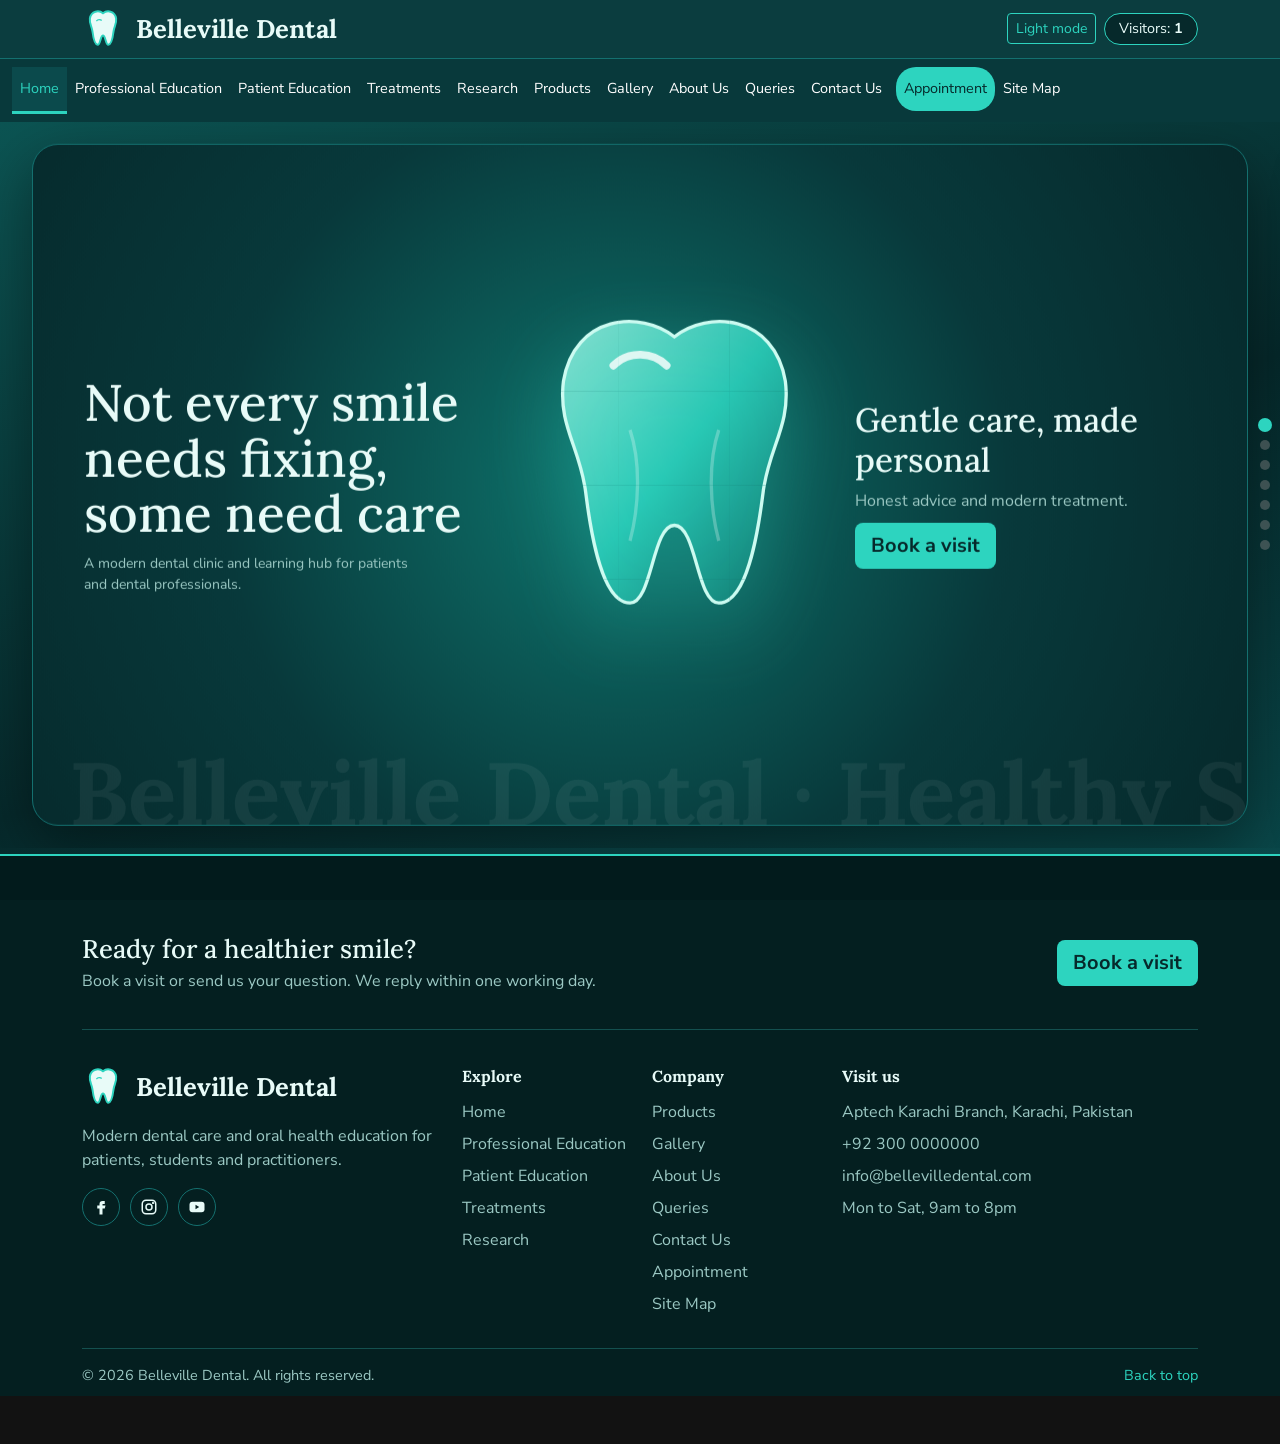
<file: index.html>
<!DOCTYPE html><html lang="en" data-bs-theme="dark"><head><meta charset="utf-8"><script>var t=localStorage.getItem('theme');if(t){document.documentElement.dataset.theme=t;document.documentElement.dataset.bsTheme=t}</script><meta name="viewport" content="width=device-width,initial-scale=1"><title>Healthy smiles | Belleville Dental</title>
<link href="https://fonts.googleapis.com/css2?family=Lora:wght@600;700&family=Nunito+Sans:wght@400;700&display=swap" rel="stylesheet">
<link href="https://cdn.jsdelivr.net/npm/bootstrap@5.3.3/dist/css/bootstrap.min.css" rel="stylesheet"><link href="css/style.css" rel="stylesheet"><link href="css/home.css" rel="stylesheet"></head><body>
<main><div class="board"><div class="cam"><section class="cd hero"><div><h1>Not every smile needs fixing, some need care</h1><small>A modern dental clinic and learning hub for patients and dental professionals.</small></div><div class="stage"><div id="tooth"></div></div><div><h2>Gentle care, made personal</h2><p class="text-secondary">Honest advice and modern treatment.</p><a class="btn btn-t btn-lg nl" href="appointment.html">Book a visit</a></div><div class="wm">Belleville Dental &middot; Healthy Smiles</div></section><section class="cd about text-start"><span class="text-info">About us</span><h2>Discover the Belleville Dental difference</h2><p class="text-secondary" style="max-width:560px">We believe your smile deserves more than routine care. Our team combines modern technology with patient education for lasting oral health.</p><div class="sg"><div><b data-c="15" data-s="+">0</b>Years of excellence</div><div><b data-c="98" data-s="%">0</b>Patient satisfaction</div><div><b data-c="5000" data-s="+">0</b>Smiles cared for</div><div><b data-c="12" data-s="">0</b>Certified experts</div></div></section><section class="cd sec2"><h2>Expert care for every smile</h2><p class="text-secondary">Treatments tailored to your health, confidence and comfort.</p><div class="tiles"><a class="tl nl" href="treatments.html"><img src="images/treatments/cleaning.jpg" alt="Teeth Cleaning"><span>Teeth Cleaning</span></a><a class="tl nl" href="treatments.html"><img src="images/treatments/whitening.jpg" alt="Whitening"><span>Whitening</span></a><a class="tl nl" href="treatments.html"><img src="images/treatments/implant.jpg" alt="Implants"><span>Implants</span></a><a class="tl nl" href="treatments.html"><img src="images/treatments/braces.jpg" alt="Braces and Aligners"><span>Braces and Aligners</span></a><a class="tl nl" href="treatments.html"><img src="images/treatments/rootcanal.jpg" alt="Root Canal"><span>Root Canal</span></a></div><a class="btn btn-t nl" href="treatments.html">View all treatments</a></section><section class="cd sec2"><h2>Meet the minds behind your smile</h2><div class="car my-4"><div><div class="card-t p-4"><div class="av">AK</div><h5>Dr. Ayesha Khan</h5><p class="text-secondary mb-0">Orthodontist</p></div></div><div><div class="card-t p-4"><div class="av">SM</div><h5>Dr. Sara Malik</h5><p class="text-secondary mb-0">Cosmetic dentist</p></div></div><div><div class="card-t p-4"><div class="av">HR</div><h5>Dr. Hamza Raza</h5><p class="text-secondary mb-0">Implant specialist</p></div></div><div><div class="card-t p-4"><div class="av">FS</div><h5>Dr. Fatima Siddiqui</h5><p class="text-secondary mb-0">Pediatric dentist</p></div></div></div><button class="btn btn-outline-info cn" data-d="-1">Back</button> <button class="btn btn-outline-info cn" data-d="1">Next</button></section><section class="cd sec2"><h2>Plan your smile journey</h2><p class="text-secondary">A quick guide to what usually fits. Your dentist confirms the real plan.</p><div class="calc"><div><h5>1. Your goal</h5><label class="opt"><input type="radio" name="g" value="clean" checked>Cleaner teeth</label><label class="opt"><input type="radio" name="g" value="white">Brighter smile</label><label class="opt"><input type="radio" name="g" value="braces">Straighter teeth</label><label class="opt"><input type="radio" name="g" value="implant">Replace a tooth</label><label class="opt"><input type="radio" name="g" value="root">Tooth pain</label><h5 class="mt-3">2. Preference</h5><label class="opt"><input type="radio" name="a" value="fast" checked>Fastest</label><label class="opt"><input type="radio" name="a" value="gentle">Most gentle</label><label class="opt"><input type="radio" name="a" value="last">Longest lasting</label><h5 class="mt-3">3. Patient</h5><label class="opt"><input type="radio" name="w" value="adult" checked>Adult</label><label class="opt"><input type="radio" name="w" value="child">Child</label></div><div><h5>Result</h5><h3 id="rt" class="text-info my-3"></h3><p>Complexity</p><div class="bar" id="rc"><i></i></div><p class="mt-3">Estimated time: <b id="rm"></b></p><p>Recommended: <b id="rs"></b></p><p class="text-secondary" id="rn"></p><a class="btn btn-t nl" href="appointment.html">Book a visit</a></div><div class="d-flex align-items-center justify-content-center"><div style="width:200px"><svg viewBox="0 0 300 340" aria-label="Glass tooth"><defs><linearGradient id="g" x1="0" y1="0" x2="1" y2="1"><stop offset="0" stop-color="#99f6e4"/><stop offset=".5" stop-color="#2dd4bf"/><stop offset="1" stop-color="#0f766e"/></linearGradient><radialGradient id="r"><stop offset="0" stop-color="#5eead4" stop-opacity=".5"/><stop offset="1" stop-color="#5eead4" stop-opacity="0"/></radialGradient></defs><circle cx="150" cy="170" r="150" fill="url(#r)"/><path d="M150 36c-30-24-90-20-100 40-5 40 15 60 20 100 5 40 15 100 40 100 20 0 20-70 40-70s20 70 40 70c25 0 35-60 40-100 5-40 25-60 20-100-10-60-70-64-100-40z" fill="url(#g)" fill-opacity=".82" stroke="#ccfbf1" stroke-width="3"/><path d="M95 62c14-14 36-12 48 0" stroke="#fff" stroke-opacity=".8" stroke-width="7" fill="none" stroke-linecap="round"/><path d="M110 120c10 30 8 70 0 100M190 120c-10 30-8 70 0 100" stroke="#fff" stroke-opacity=".25" stroke-width="3" fill="none"/></svg></div></div></div></section><section class="cd sec2 rv text-start"><div class="text-center"><h2>Real stories. Real smiles.</h2><p class="text-secondary">Sample stories. Replace with real patient cases.</p></div><div class="row g-4 align-items-center mt-2"><div class="col-md-5"><button class="btn btn-outline-info btn-sm tb active" data-k="a">Areeba</button> <button class="btn btn-outline-info btn-sm tb" data-k="b">Bilal</button> <button class="btn btn-outline-info btn-sm tb" data-k="c">Zainab</button><h3 class="mt-3" id="st">Areeba's smile, renewed</h3><p id="sp">Areeba felt shy about her smile. After a whitening plan and a gentle cleaning, her teeth look natural and bright.</p></div><div class="col-md-7"><div class="ba"><img src="images/treatments/whitening.jpg" alt="After"><img id="bef" src="images/treatments/whitening.jpg" alt="Before"><span class="ln"></span><input id="bar" type="range" min="0" max="100" value="50" aria-label="Before and after"></div></div></div></section><section class="cd sec2"><h2>Book your visit</h2><p class="text-secondary">Pick a treatment, doctor and time that suits you. It takes less than a minute.</p><div><a class="btn btn-t btn-lg nl" href="appointment.html">Book an appointment</a></div></section></div><div class="dots"></div></div></main><script src="https://code.jquery.com/jquery-3.7.1.min.js"></script><script src="https://cdn.jsdelivr.net/npm/bootstrap@5.3.3/dist/js/bootstrap.bundle.min.js"></script><script src="js/main.js"></script><script src="js/home.js"></script></body></html>
</file>
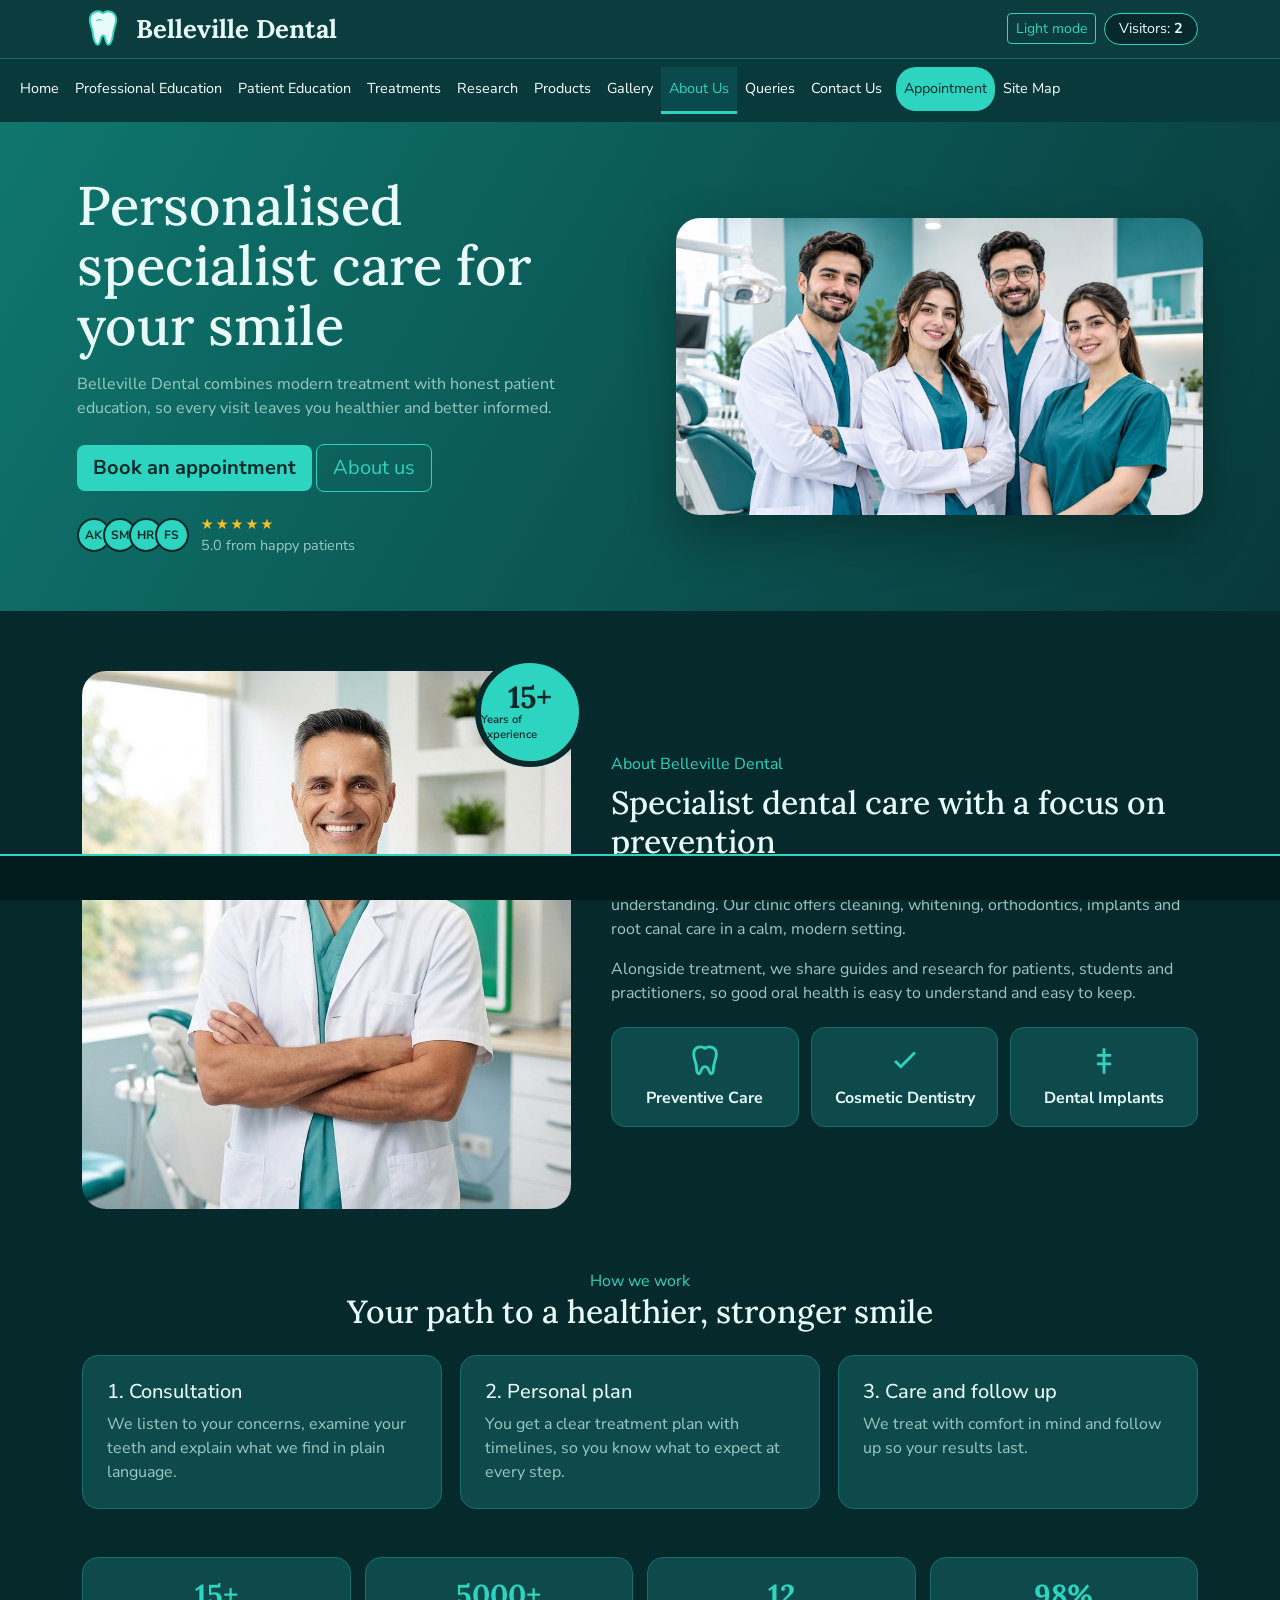
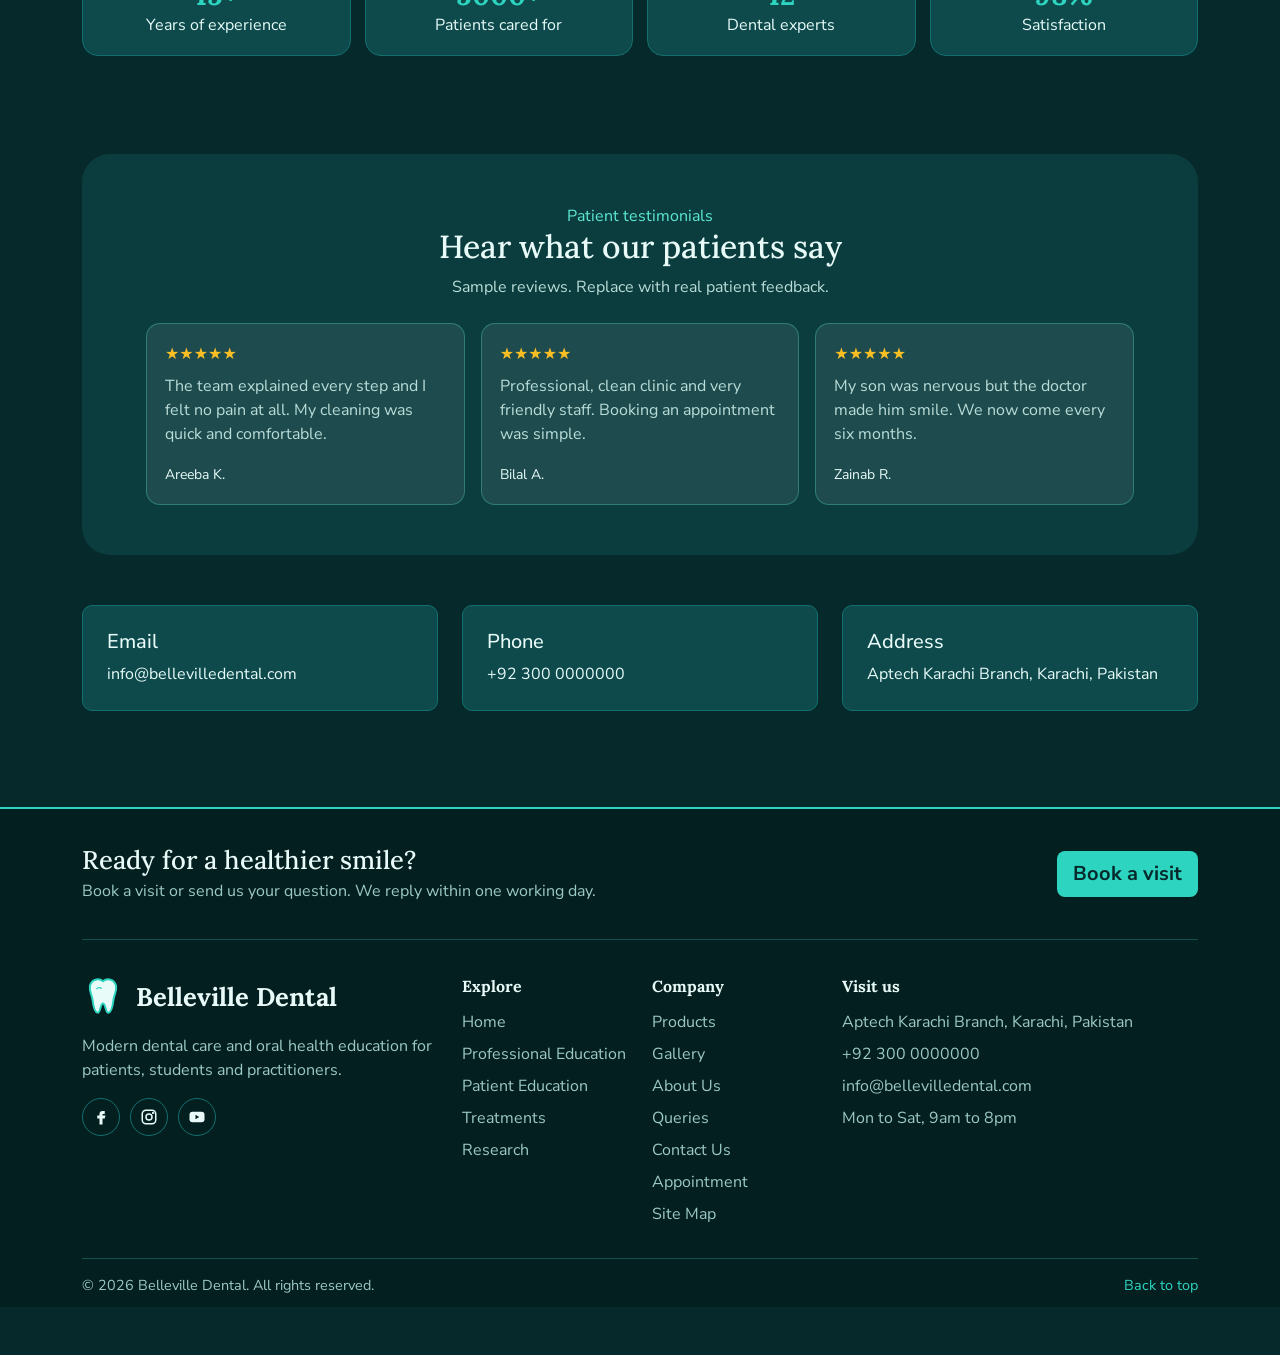
<file: about.html>
<!DOCTYPE html><html lang="en" data-bs-theme="dark"><head><meta charset="utf-8"><script>var t=localStorage.getItem('theme');if(t){document.documentElement.dataset.theme=t;document.documentElement.dataset.bsTheme=t}</script><meta name="viewport" content="width=device-width,initial-scale=1"><title>About Us | Belleville Dental</title>
<link href="https://fonts.googleapis.com/css2?family=Lora:wght@600;700&family=Nunito+Sans:wght@400;700&display=swap" rel="stylesheet">
<link href="https://cdn.jsdelivr.net/npm/bootstrap@5.3.3/dist/css/bootstrap.min.css" rel="stylesheet"><link href="css/style.css" rel="stylesheet"><link href="css/pages.css" rel="stylesheet"></head><body>
<main><section class="ab-hero"><div><h1>Personalised specialist care for your smile</h1><p>Belleville Dental combines modern treatment with honest patient education, so every visit leaves you healthier and better informed.</p><a class="btn btn-t btn-lg nl" href="appointment.html">Book an appointment</a> <a class="btn btn-outline-info btn-lg nl" href="#story">About us</a><div class="trust"><div class="av-row"><i>AK</i><i>SM</i><i>HR</i><i>FS</i></div><div><b>&#9733;&#9733;&#9733;&#9733;&#9733;</b><br>5.0 from happy patients</div></div></div><img src="images/about-banner.jpg" alt="The Belleville Dental team"></section>
<div class="container"><section class="ab-about" id="story"><div class="phw"><img src="images/about-story.jpg" onerror="this.onerror=null;this.src='images/gallery/g3.jpg'" alt="Happy patient at Belleville Dental"><div class="badge-y">15+<small>Years of experience</small></div></div><div><span class="text-info">About Belleville Dental</span><h2 class="mt-2">Specialist dental care with a focus on prevention</h2><p class="text-secondary">We are a team of dentists and educators who believe healthy smiles start with understanding. Our clinic offers cleaning, whitening, orthodontics, implants and root canal care in a calm, modern setting.</p><p class="text-secondary">Alongside treatment, we share guides and research for patients, students and practitioners, so good oral health is easy to understand and easy to keep.</p><div class="ic3"><div><svg viewBox="0 0 24 24"><path d="M12 3c-3-2-8-1-8 4 0 4 2 6 2 10 0 3 1 4 2 4s1-5 4-5 3 5 4 5 2-1 2-4c0-4 2-6 2-10 0-5-5-6-8-4z"/></svg>Preventive Care</div><div><svg viewBox="0 0 24 24"><path d="M5 12l4 4 10-10"/></svg>Cosmetic Dentistry</div><div><svg viewBox="0 0 24 24"><path d="M12 3v18M7 8h10M7 14h10"/></svg>Dental Implants</div></div></div></section>
<section class="pb-5"><div class="text-center mb-4"><span class="text-info">How we work</span><h2>Your path to a healthier, stronger smile</h2></div><div class="steps"><div><h5>1. Consultation</h5><p class="text-secondary mb-0">We listen to your concerns, examine your teeth and explain what we find in plain language.</p></div><div><h5>2. Personal plan</h5><p class="text-secondary mb-0">You get a clear treatment plan with timelines, so you know what to expect at every step.</p></div><div><h5>3. Care and follow up</h5><p class="text-secondary mb-0">We treat with comfort in mind and follow up so your results last.</p></div></div></section>
<section class="rt pb-5"><div><b>15+</b>Years of experience</div><div><b>5000+</b>Patients cared for</div><div><b>12</b>Dental experts</div><div><b>98%</b>Satisfaction</div></section>
<section class="testi"><div class="text-center mb-4"><span style="color:#5eead4">Patient testimonials</span><h2>Hear what our patients say</h2><p>Sample reviews. Replace with real patient feedback.</p></div><div class="row g-3"><div class="col-md-4"><div class="tc"><b>&#9733;&#9733;&#9733;&#9733;&#9733;</b><p class="mt-2">The team explained every step and I felt no pain at all. My cleaning was quick and comfortable.</p><small>Areeba K.</small></div></div><div class="col-md-4"><div class="tc"><b>&#9733;&#9733;&#9733;&#9733;&#9733;</b><p class="mt-2">Professional, clean clinic and very friendly staff. Booking an appointment was simple.</p><small>Bilal A.</small></div></div><div class="col-md-4"><div class="tc"><b>&#9733;&#9733;&#9733;&#9733;&#9733;</b><p class="mt-2">My son was nervous but the doctor made him smile. We now come every six months.</p><small>Zainab R.</small></div></div></div></section>
<section class="pb-5"><div class="row g-4"><div class="col-md-4"><div class="card-t p-4"><h5>Email</h5><p class="mb-0">info@bellevilledental.com</p></div></div><div class="col-md-4"><div class="card-t p-4"><h5>Phone</h5><p class="mb-0">+92 300 0000000</p></div></div><div class="col-md-4"><div class="card-t p-4"><h5>Address</h5><p class="mb-0">Aptech Karachi Branch, Karachi, Pakistan</p></div></div></div></section></div></main>
<script src="https://code.jquery.com/jquery-3.7.1.min.js"></script><script src="https://cdn.jsdelivr.net/npm/bootstrap@5.3.3/dist/js/bootstrap.bundle.min.js"></script><script src="js/main.js"></script></body></html>
</file>
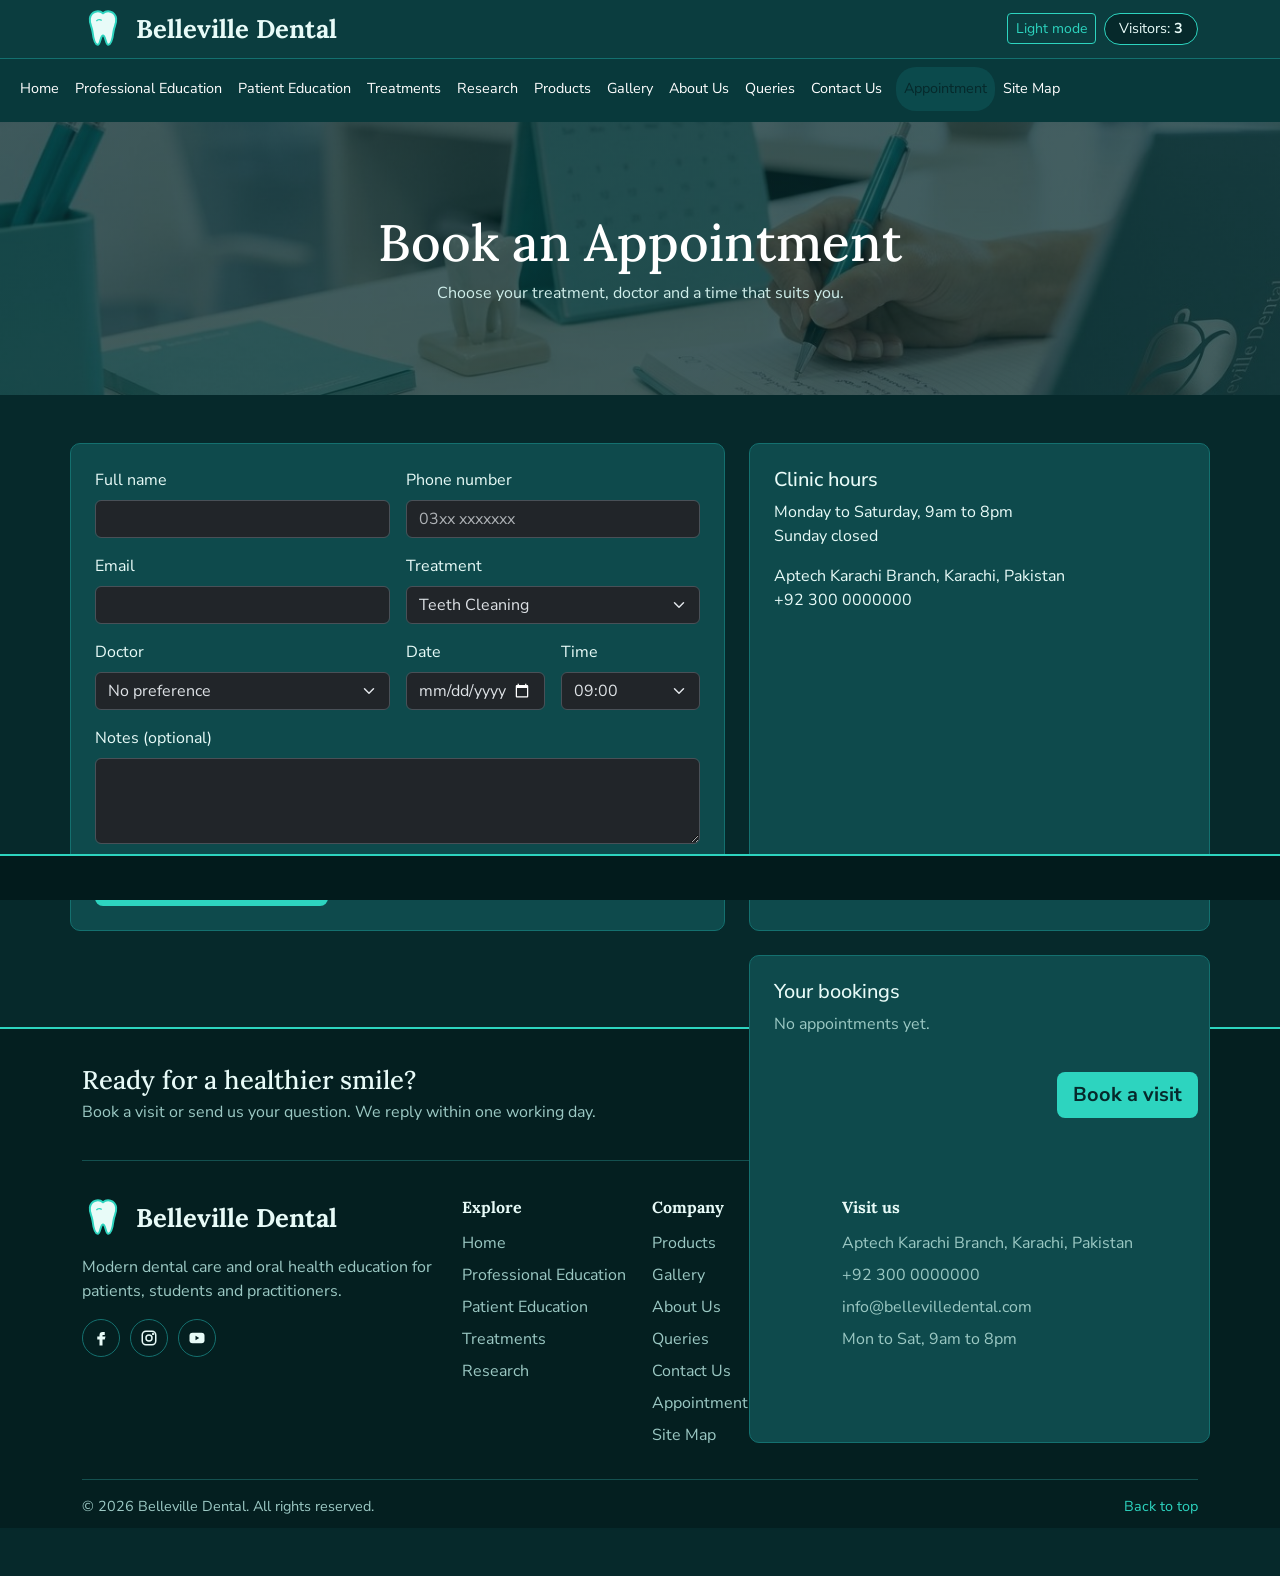
<file: appointment.html>
<!DOCTYPE html><html lang="en" data-bs-theme="dark"><head><meta charset="utf-8"><script>var t=localStorage.getItem('theme');if(t){document.documentElement.dataset.theme=t;document.documentElement.dataset.bsTheme=t}</script><meta name="viewport" content="width=device-width,initial-scale=1"><title>Appointment | Belleville Dental</title>
<link href="https://fonts.googleapis.com/css2?family=Lora:wght@600;700&family=Nunito+Sans:wght@400;700&display=swap" rel="stylesheet">
<link href="https://cdn.jsdelivr.net/npm/bootstrap@5.3.3/dist/css/bootstrap.min.css" rel="stylesheet"><link href="css/style.css" rel="stylesheet"></head><body>
<main><section class="banner" style="background-image:linear-gradient(rgba(6,41,43,.75),rgba(6,41,43,.75)),url(images/appointment-banner.jpg),url(images/about-banner.jpg)"><h1>Book an Appointment</h1><p>Choose your treatment, doctor and a time that suits you.</p></section>
<div class="container sec"><div class="row g-4"><div class="col-lg-7"><form id="ap" class="card-t p-4" novalidate><div class="row g-3">
<div class="col-md-6"><label class="form-label" for="n">Full name</label><input id="n" class="form-control" required></div>
<div class="col-md-6"><label class="form-label" for="ph">Phone number</label><input id="ph" class="form-control" required placeholder="03xx xxxxxxx"></div>
<div class="col-md-6"><label class="form-label" for="em">Email</label><input id="em" type="email" class="form-control" required></div>
<div class="col-md-6"><label class="form-label" for="sv">Treatment</label><select id="sv" class="form-select"><option>Teeth Cleaning</option><option>Teeth Whitening</option><option>Braces and Aligners</option><option>Dental Implants</option><option>Root Canal</option><option>Kids Dentistry</option><option>General Checkup</option></select></div>
<div class="col-md-6"><label class="form-label" for="dr">Doctor</label><select id="dr" class="form-select"><option>No preference</option><option>Dr. Ayesha Khan</option><option>Dr. Sara Malik</option><option>Dr. Hamza Raza</option><option>Dr. Fatima Siddiqui</option></select></div>
<div class="col-md-3"><label class="form-label" for="dt">Date</label><input id="dt" type="date" class="form-control" required></div>
<div class="col-md-3"><label class="form-label" for="tm">Time</label><select id="tm" class="form-select"></select></div>
<div class="col-12"><label class="form-label" for="nt">Notes (optional)</label><textarea id="nt" rows="3" class="form-control"></textarea></div>
<div class="col-12"><button class="btn btn-t btn-lg">Confirm appointment</button></div></div><div id="am" class="alert mt-3 d-none" role="alert"></div></form></div>
<div class="col-lg-5"><div class="card-t p-4 mb-4"><h5>Clinic hours</h5><p>Monday to Saturday, 9am to 8pm<br>Sunday closed</p><p class="mb-0">Aptech Karachi Branch, Karachi, Pakistan<br>+92 300 0000000</p></div><div class="card-t p-4"><h5>Your bookings</h5><div id="bk" class="text-secondary">No appointments yet.</div></div></div></div></div></main>
<script src="https://code.jquery.com/jquery-3.7.1.min.js"></script><script src="https://cdn.jsdelivr.net/npm/bootstrap@5.3.3/dist/js/bootstrap.bundle.min.js"></script><script src="js/main.js"></script><script src="js/appointment.js"></script></body></html>
</file>
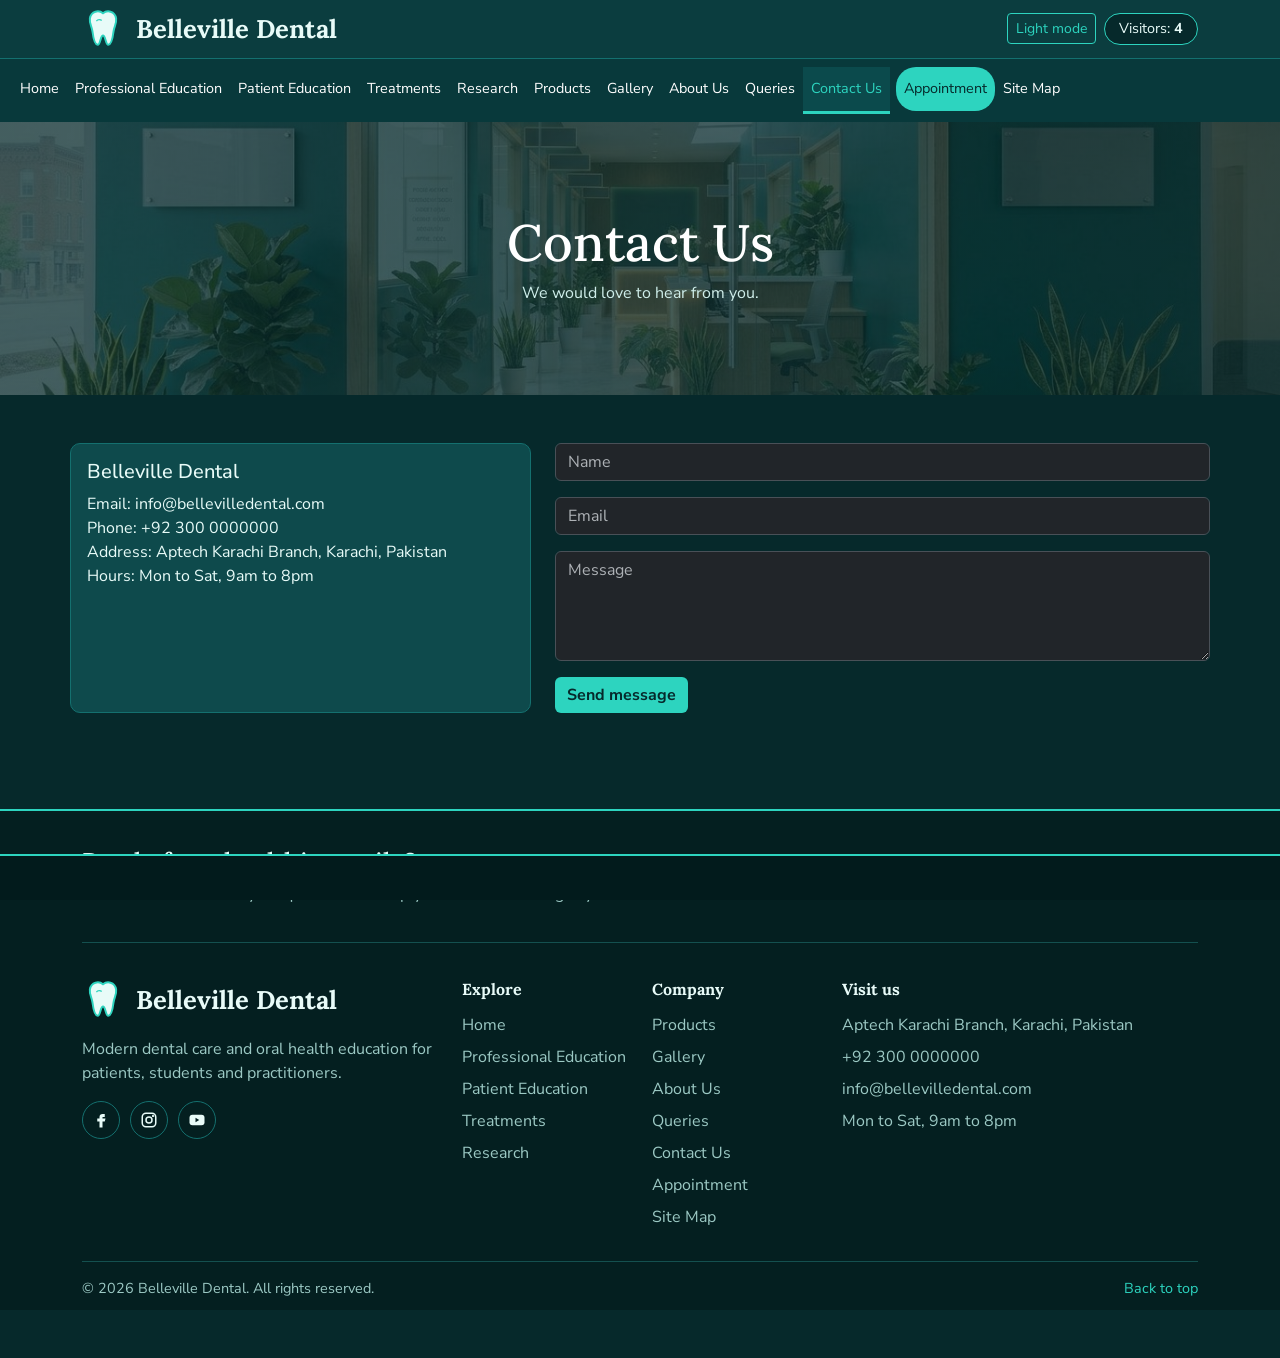
<file: contact.html>
<!DOCTYPE html><html lang="en" data-bs-theme="dark"><head><meta charset="utf-8"><script>var t=localStorage.getItem('theme');if(t){document.documentElement.dataset.theme=t;document.documentElement.dataset.bsTheme=t}</script><meta name="viewport" content="width=device-width,initial-scale=1"><title>Contact Us | Belleville Dental</title>
<link href="https://fonts.googleapis.com/css2?family=Lora:wght@600;700&family=Nunito+Sans:wght@400;700&display=swap" rel="stylesheet">
<link href="https://cdn.jsdelivr.net/npm/bootstrap@5.3.3/dist/css/bootstrap.min.css" rel="stylesheet"><link href="css/style.css" rel="stylesheet"></head><body>
<main><section class="banner" style="background-image:linear-gradient(rgba(6,41,43,.75),rgba(6,41,43,.75)),url(images/contact-banner.jpg),url(images/about-banner.jpg)"><h1>Contact Us</h1><p>We would love to hear from you.</p></section>
<div class="container sec"><div class="row g-4"><div class="col-md-5"><div class="card-t"><div class="b"><h5>Belleville Dental</h5><p>Email: info@bellevilledental.com<br>Phone: +92 300 0000000<br>Address: Aptech Karachi Branch, Karachi, Pakistan<br>Hours: Mon to Sat, 9am to 8pm</p></div></div></div><div class="col-md-7"><form class="save" data-key="contacts"><input name="name" class="form-control mb-3" placeholder="Name" required><input name="email" type="email" class="form-control mb-3" placeholder="Email" required><textarea name="message" class="form-control mb-3" rows="4" placeholder="Message" required></textarea><button class="btn btn-t">Send message</button><div id="msg" class="alert alert-success mt-3 d-none">Message sent. Thank you.</div></form></div></div></div></main>
<script src="https://code.jquery.com/jquery-3.7.1.min.js"></script><script src="https://cdn.jsdelivr.net/npm/bootstrap@5.3.3/dist/js/bootstrap.bundle.min.js"></script><script src="js/main.js"></script></body></html>
</file>
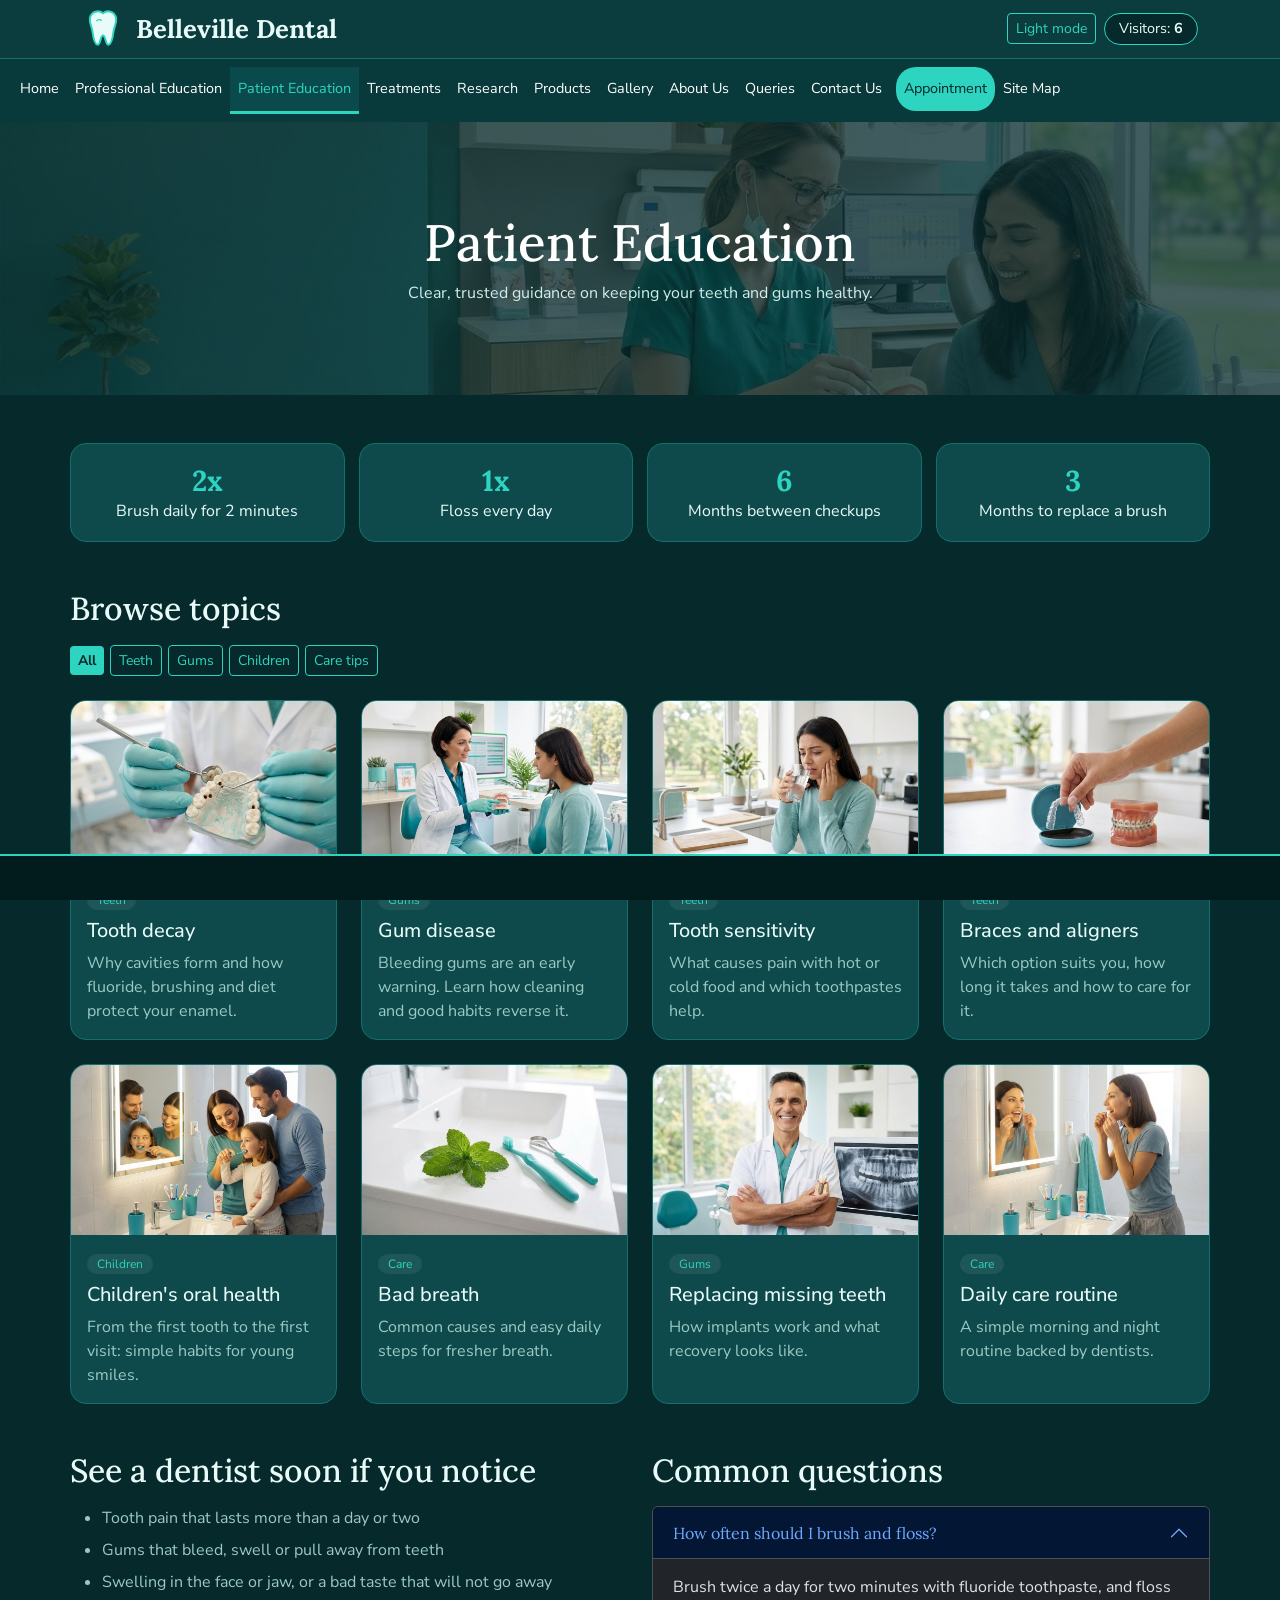
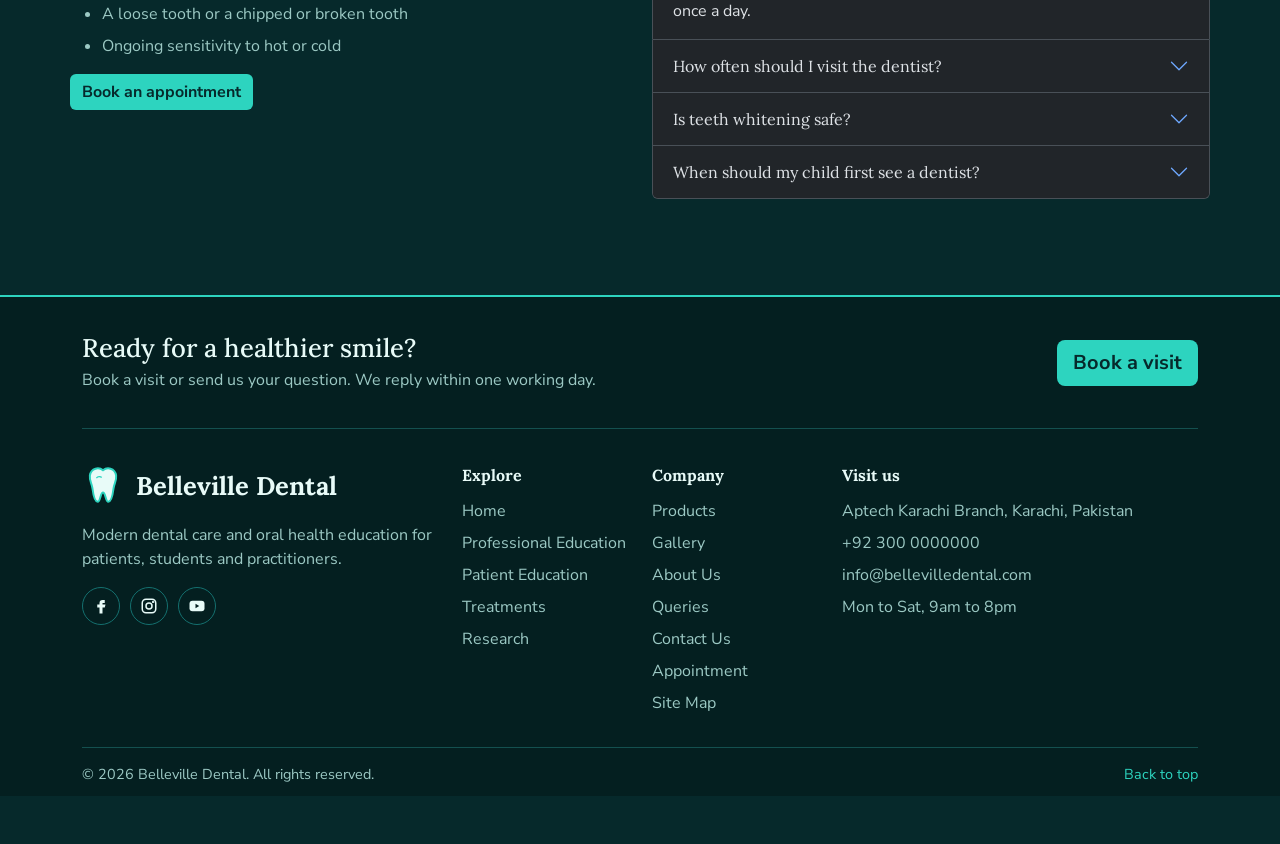
<file: patient-education.html>
<!DOCTYPE html><html lang="en" data-bs-theme="dark"><head><meta charset="utf-8"><script>var t=localStorage.getItem('theme');if(t){document.documentElement.dataset.theme=t;document.documentElement.dataset.bsTheme=t}</script><meta name="viewport" content="width=device-width,initial-scale=1"><title>Patient Education | Belleville Dental</title>
<link href="https://fonts.googleapis.com/css2?family=Lora:wght@600;700&family=Nunito+Sans:wght@400;700&display=swap" rel="stylesheet">
<link href="https://cdn.jsdelivr.net/npm/bootstrap@5.3.3/dist/css/bootstrap.min.css" rel="stylesheet"><link href="css/style.css" rel="stylesheet"><link href="css/pages.css" rel="stylesheet"></head><body>
<main><section class="banner" style="background-image:linear-gradient(rgba(6,41,43,.75),rgba(6,41,43,.75)),url(images/patient-banner.jpg),url(images/hero-banner.jpg)"><h1>Patient Education</h1><p>Clear, trusted guidance on keeping your teeth and gums healthy.</p></section>
<div class="container sec"><div class="rt mb-5"><div><b>2x</b>Brush daily for 2 minutes</div><div><b>1x</b>Floss every day</div><div><b>6</b>Months between checkups</div><div><b>3</b>Months to replace a brush</div></div>
<h2 class="mb-3">Browse topics</h2><div class="chips mb-3"><button class="btn btn-t btn-sm" data-f="All">All</button><button class="btn btn-outline-info btn-sm" data-f="Teeth">Teeth</button><button class="btn btn-outline-info btn-sm" data-f="Gums">Gums</button><button class="btn btn-outline-info btn-sm" data-f="Children">Children</button><button class="btn btn-outline-info btn-sm" data-f="Care">Care tips</button></div><div class="row g-4 mb-5" id="arts"><div class="col-md-6 col-lg-3 art" data-t="Teeth"><div class="pe-card"><img src="images/patient/pe1.jpg" onerror="this.onerror=null;this.src='images/gallery/g2.jpg'" alt="Tooth decay"><div class="b"><span class="tag">Teeth</span><h5 class="mt-2">Tooth decay</h5><p class="text-secondary mb-0">Why cavities form and how fluoride, brushing and diet protect your enamel.</p></div></div></div><div class="col-md-6 col-lg-3 art" data-t="Gums"><div class="pe-card"><img src="images/patient/pe2.jpg" onerror="this.onerror=null;this.src='images/treatments/cleaning.jpg'" alt="Gum disease"><div class="b"><span class="tag">Gums</span><h5 class="mt-2">Gum disease</h5><p class="text-secondary mb-0">Bleeding gums are an early warning. Learn how cleaning and good habits reverse it.</p></div></div></div><div class="col-md-6 col-lg-3 art" data-t="Teeth"><div class="pe-card"><img src="images/patient/pe3.jpg" onerror="this.onerror=null;this.src='images/treatments/whitening.jpg'" alt="Tooth sensitivity"><div class="b"><span class="tag">Teeth</span><h5 class="mt-2">Tooth sensitivity</h5><p class="text-secondary mb-0">What causes pain with hot or cold food and which toothpastes help.</p></div></div></div><div class="col-md-6 col-lg-3 art" data-t="Teeth"><div class="pe-card"><img src="images/patient/pe4.jpg" onerror="this.onerror=null;this.src='images/treatments/braces.jpg'" alt="Braces and aligners"><div class="b"><span class="tag">Teeth</span><h5 class="mt-2">Braces and aligners</h5><p class="text-secondary mb-0">Which option suits you, how long it takes and how to care for it.</p></div></div></div><div class="col-md-6 col-lg-3 art" data-t="Children"><div class="pe-card"><img src="images/patient/pe5.jpg" onerror="this.onerror=null;this.src='images/treatments/kids.jpg'" alt="Children's oral health"><div class="b"><span class="tag">Children</span><h5 class="mt-2">Children's oral health</h5><p class="text-secondary mb-0">From the first tooth to the first visit: simple habits for young smiles.</p></div></div></div><div class="col-md-6 col-lg-3 art" data-t="Care"><div class="pe-card"><img src="images/patient/pe6.jpg" onerror="this.onerror=null;this.src='images/gallery/g1.jpg'" alt="Bad breath"><div class="b"><span class="tag">Care</span><h5 class="mt-2">Bad breath</h5><p class="text-secondary mb-0">Common causes and easy daily steps for fresher breath.</p></div></div></div><div class="col-md-6 col-lg-3 art" data-t="Gums"><div class="pe-card"><img src="images/patient/pe7.jpg" onerror="this.onerror=null;this.src='images/treatments/implant.jpg'" alt="Replacing missing teeth"><div class="b"><span class="tag">Gums</span><h5 class="mt-2">Replacing missing teeth</h5><p class="text-secondary mb-0">How implants work and what recovery looks like.</p></div></div></div><div class="col-md-6 col-lg-3 art" data-t="Care"><div class="pe-card"><img src="images/patient/pe8.jpg" onerror="this.onerror=null;this.src='images/gallery/g3.jpg'" alt="Daily care routine"><div class="b"><span class="tag">Care</span><h5 class="mt-2">Daily care routine</h5><p class="text-secondary mb-0">A simple morning and night routine backed by dentists.</p></div></div></div></div>
<div class="row g-4"><div class="col-lg-6"><h2 class="mb-3">See a dentist soon if you notice</h2><ul class="warn text-secondary"><li>Tooth pain that lasts more than a day or two</li><li>Gums that bleed, swell or pull away from teeth</li><li>Swelling in the face or jaw, or a bad taste that will not go away</li><li>A loose tooth or a chipped or broken tooth</li><li>Ongoing sensitivity to hot or cold</li></ul><a class="btn btn-t nl" href="appointment.html">Book an appointment</a></div><div class="col-lg-6"><h2 class="mb-3">Common questions</h2><div class="accordion"><div class="accordion-item"><h2 class="accordion-header"><button class="accordion-button" data-bs-toggle="collapse" data-bs-target="#f0">How often should I brush and floss?</button></h2><div id="f0" class="accordion-collapse collapse show"><div class="accordion-body">Brush twice a day for two minutes with fluoride toothpaste, and floss once a day.</div></div></div><div class="accordion-item"><h2 class="accordion-header"><button class="accordion-button collapsed" data-bs-toggle="collapse" data-bs-target="#f1">How often should I visit the dentist?</button></h2><div id="f1" class="accordion-collapse collapse"><div class="accordion-body">Every six months for a checkup and cleaning, or sooner if you have pain or bleeding.</div></div></div><div class="accordion-item"><h2 class="accordion-header"><button class="accordion-button collapsed" data-bs-toggle="collapse" data-bs-target="#f2">Is teeth whitening safe?</button></h2><div id="f2" class="accordion-collapse collapse"><div class="accordion-body">Supervised whitening is safe for most healthy adults. Your dentist checks your teeth first.</div></div></div><div class="accordion-item"><h2 class="accordion-header"><button class="accordion-button collapsed" data-bs-toggle="collapse" data-bs-target="#f3">When should my child first see a dentist?</button></h2><div id="f3" class="accordion-collapse collapse"><div class="accordion-body">Around the first birthday, or when the first tooth appears.</div></div></div></div></div></div></div></main>
<script src="https://code.jquery.com/jquery-3.7.1.min.js"></script><script src="https://cdn.jsdelivr.net/npm/bootstrap@5.3.3/dist/js/bootstrap.bundle.min.js"></script><script src="js/main.js"></script></body></html>
</file>
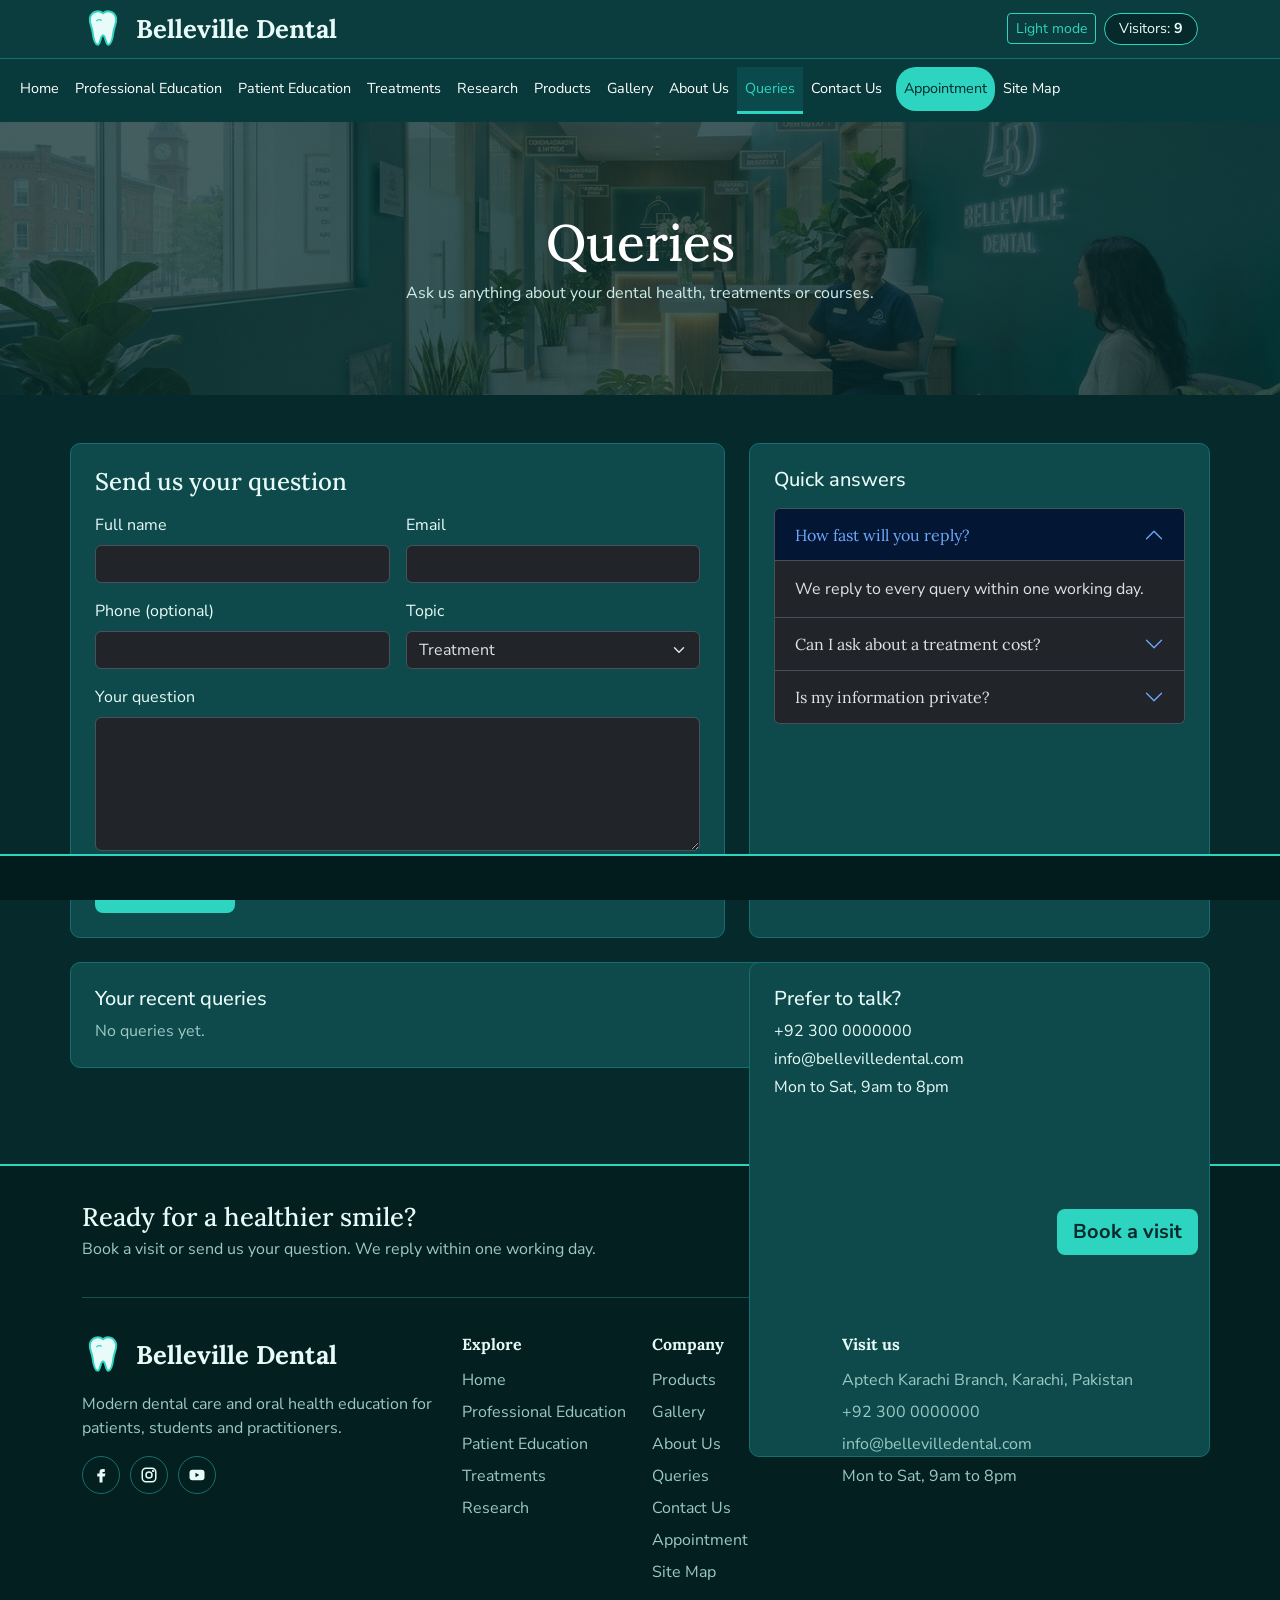
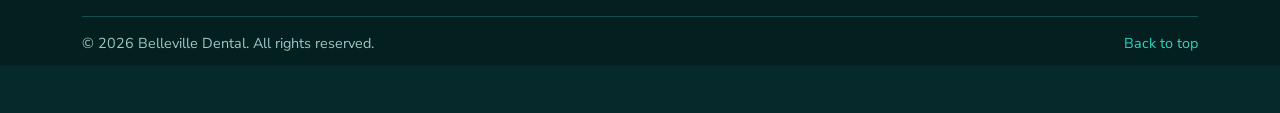
<file: queries.html>
<!DOCTYPE html><html lang="en" data-bs-theme="dark"><head><meta charset="utf-8"><script>var t=localStorage.getItem('theme');if(t){document.documentElement.dataset.theme=t;document.documentElement.dataset.bsTheme=t}</script><meta name="viewport" content="width=device-width,initial-scale=1"><title>Queries | Belleville Dental</title>
<link href="https://fonts.googleapis.com/css2?family=Lora:wght@600;700&family=Nunito+Sans:wght@400;700&display=swap" rel="stylesheet">
<link href="https://cdn.jsdelivr.net/npm/bootstrap@5.3.3/dist/css/bootstrap.min.css" rel="stylesheet"><link href="css/style.css" rel="stylesheet"><link href="css/pages.css" rel="stylesheet"></head><body>
<main><section class="banner" style="background-image:linear-gradient(rgba(6,41,43,.75),rgba(6,41,43,.75)),url(images/queries-banner.jpg),url(images/about-banner.jpg)"><h1>Queries</h1><p>Ask us anything about your dental health, treatments or courses.</p></section><div class="container sec"><div class="row g-4"><div class="col-lg-7"><form class="save card-t p-4" data-key="queries"><h4 class="mb-3">Send us your question</h4><div class="row g-3"><div class="col-md-6"><label class="form-label" for="qn">Full name</label><input id="qn" name="name" class="form-control" required></div><div class="col-md-6"><label class="form-label" for="qe">Email</label><input id="qe" name="email" type="email" class="form-control" required></div><div class="col-md-6"><label class="form-label" for="qp">Phone (optional)</label><input id="qp" name="phone" class="form-control"></div><div class="col-md-6"><label class="form-label" for="qt">Topic</label><select id="qt" name="topic" class="form-select"><option>Treatment</option><option>Appointment</option><option>Products</option><option>Education and courses</option><option>Other</option></select></div><div class="col-12"><label class="form-label" for="qq">Your question</label><textarea id="qq" name="query" rows="5" class="form-control" required></textarea></div><div class="col-12"><button class="btn btn-t btn-lg">Send query</button></div></div><div id="msg" class="alert alert-success mt-3 d-none">Thank you. We have received your question and will reply within one working day.</div></form></div>
<div class="col-lg-5"><div class="card-t p-4 mb-4"><h5>Quick answers</h5><div class="accordion mt-3"><div class="accordion-item"><h2 class="accordion-header"><button class="accordion-button" data-bs-toggle="collapse" data-bs-target="#q0">How fast will you reply?</button></h2><div id="q0" class="accordion-collapse collapse show"><div class="accordion-body">We reply to every query within one working day.</div></div></div><div class="accordion-item"><h2 class="accordion-header"><button class="accordion-button collapsed" data-bs-toggle="collapse" data-bs-target="#q1">Can I ask about a treatment cost?</button></h2><div id="q1" class="accordion-collapse collapse"><div class="accordion-body">Yes. Choose Treatment as the topic and we will share a clear estimate.</div></div></div><div class="accordion-item"><h2 class="accordion-header"><button class="accordion-button collapsed" data-bs-toggle="collapse" data-bs-target="#q2">Is my information private?</button></h2><div id="q2" class="accordion-collapse collapse"><div class="accordion-body">Yes. We only use your details to answer your question.</div></div></div></div></div><div class="card-t p-4"><h5>Prefer to talk?</h5><p class="mb-1">+92 300 0000000</p><p class="mb-1">info@bellevilledental.com</p><p class="mb-0">Mon to Sat, 9am to 8pm</p></div></div></div>
<div class="card-t p-4 mt-4"><h5>Your recent queries</h5><div id="qlist" class="text-secondary">No queries yet.</div></div></div></main>
<script src="https://code.jquery.com/jquery-3.7.1.min.js"></script><script src="https://cdn.jsdelivr.net/npm/bootstrap@5.3.3/dist/js/bootstrap.bundle.min.js"></script><script src="js/main.js"></script></body></html>
</file>
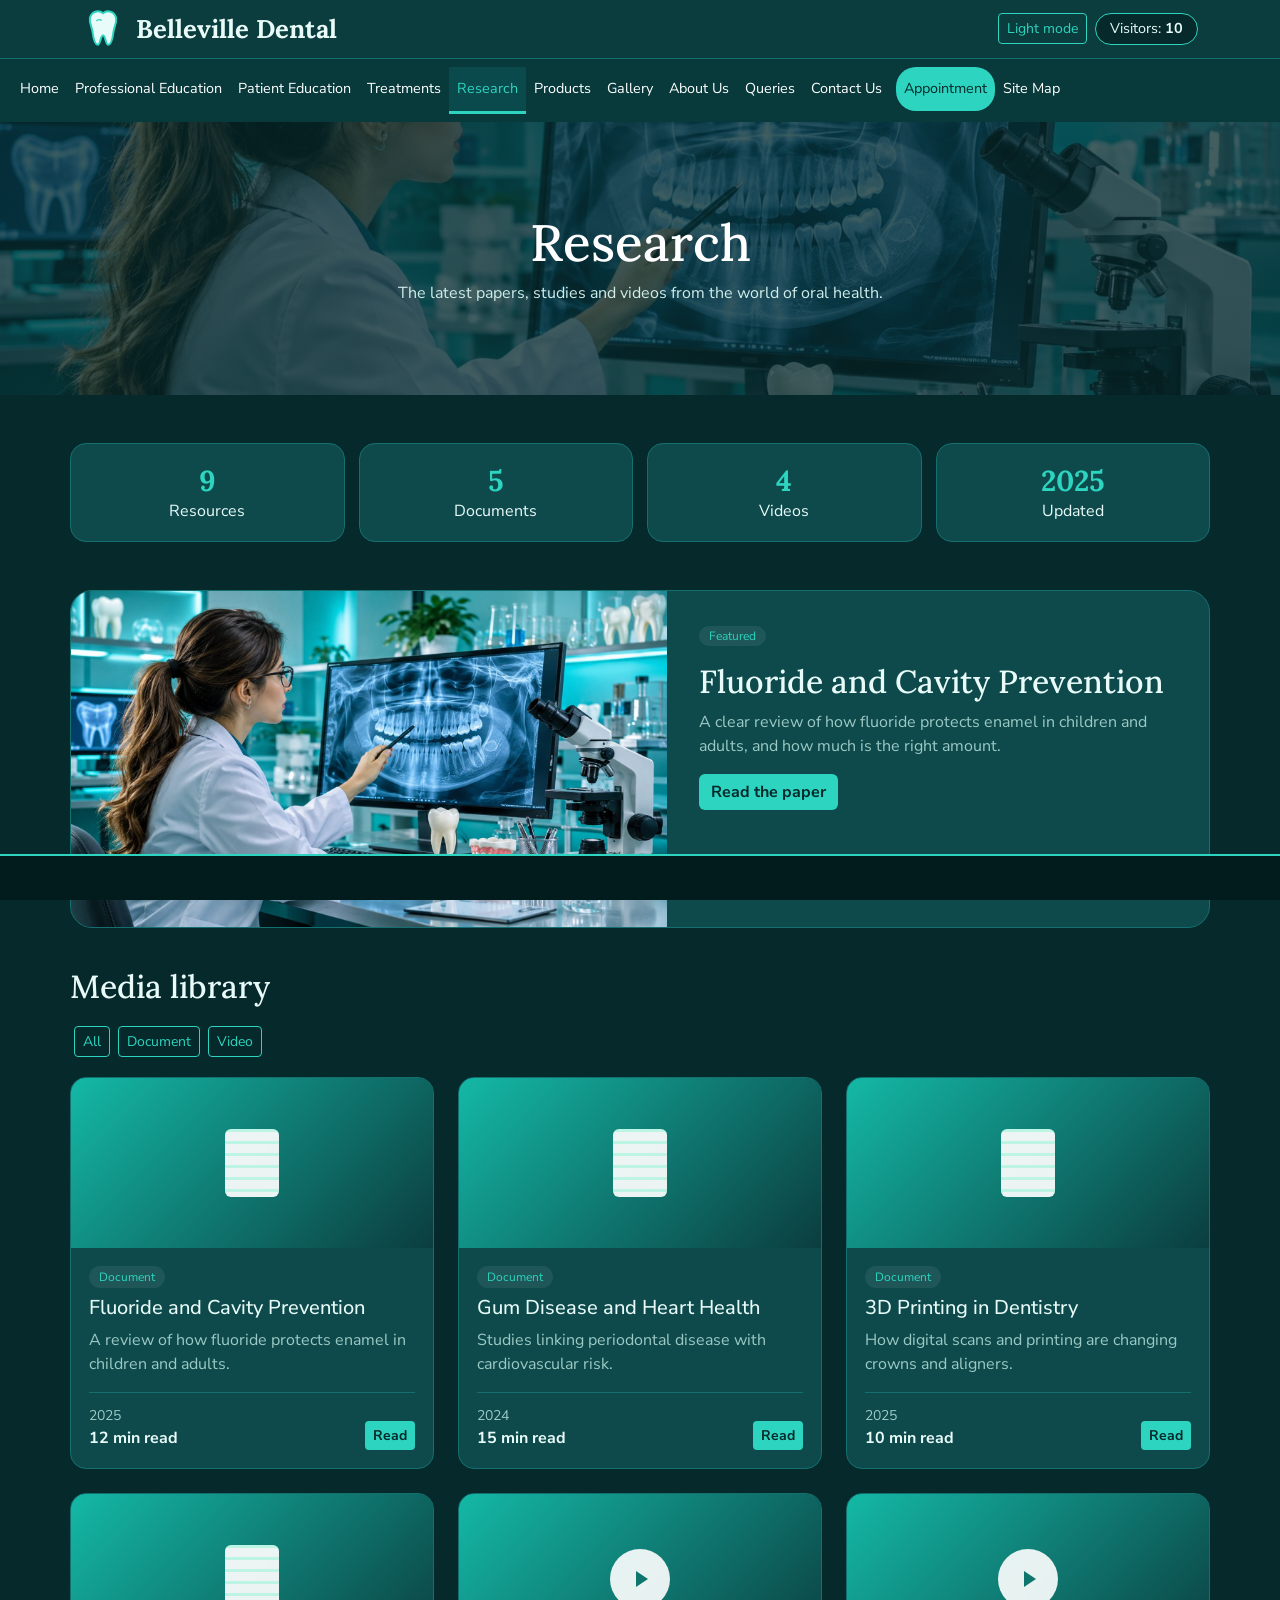
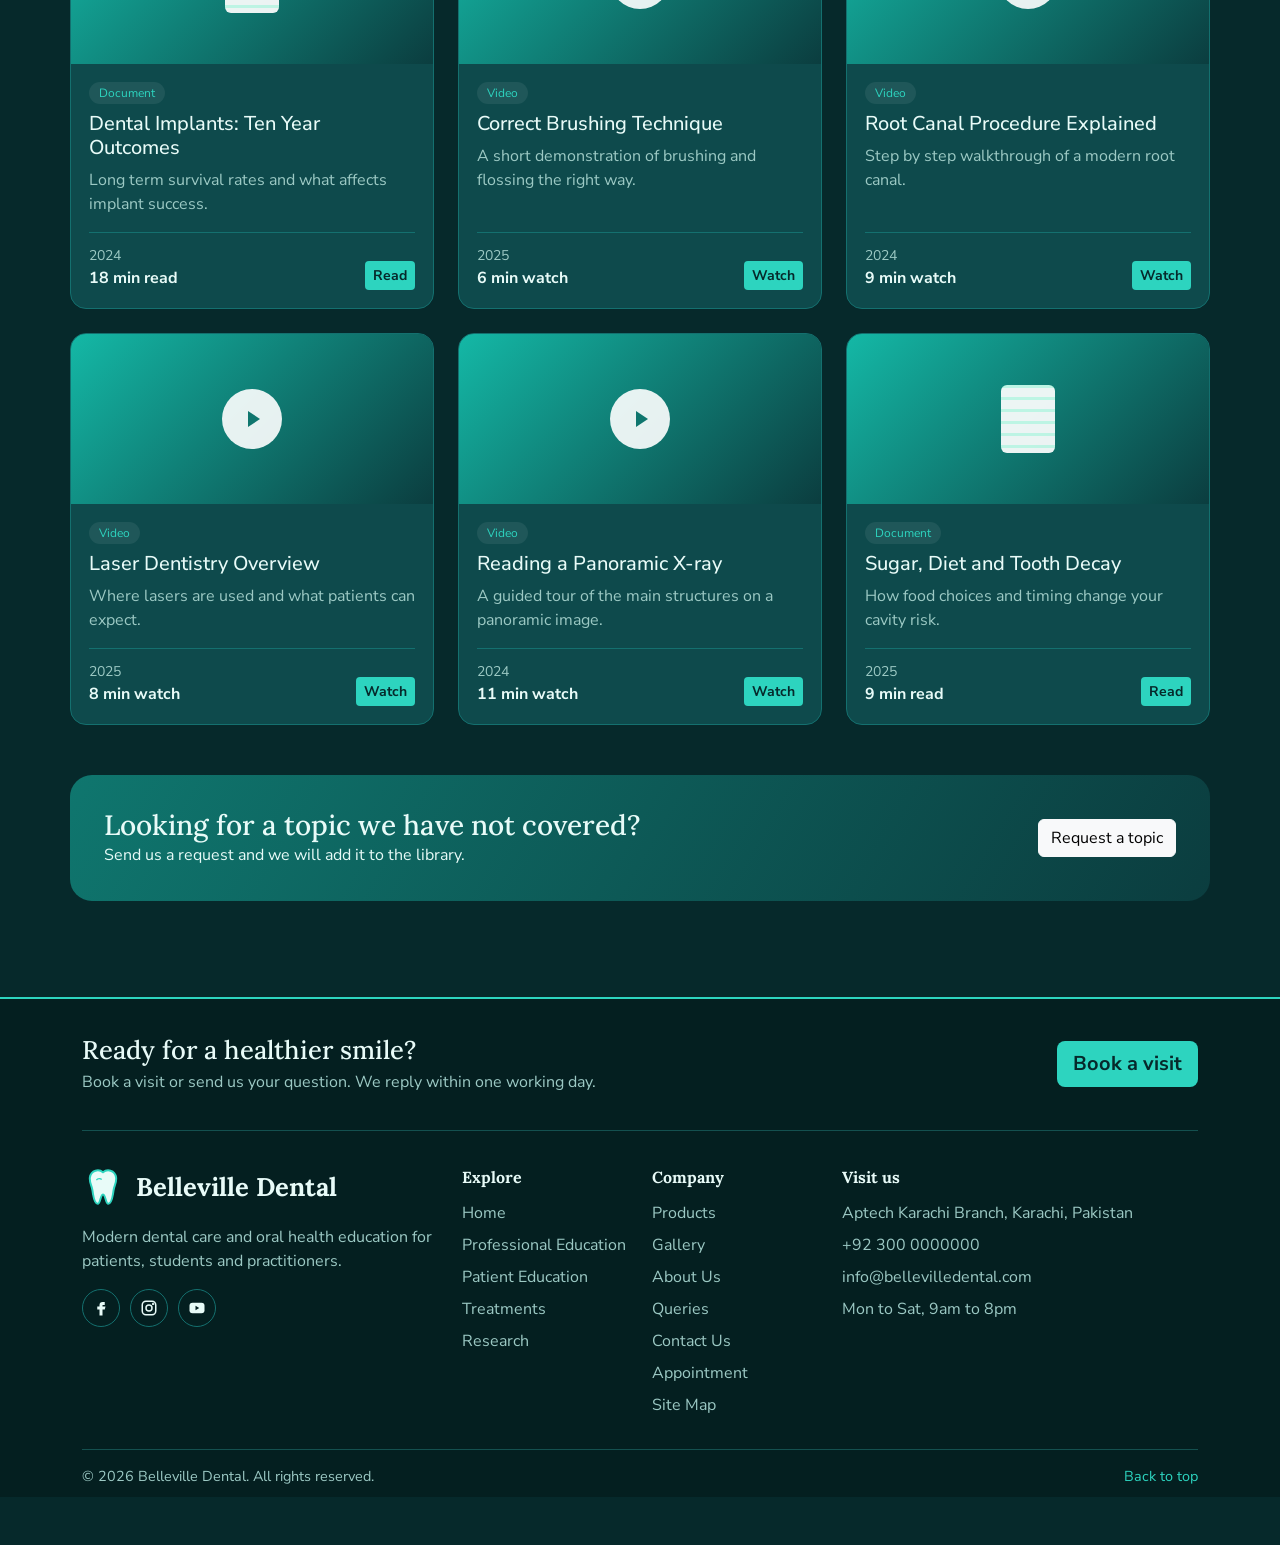
<file: research.html>
<!DOCTYPE html><html lang="en" data-bs-theme="dark"><head><meta charset="utf-8"><script>var t=localStorage.getItem('theme');if(t){document.documentElement.dataset.theme=t;document.documentElement.dataset.bsTheme=t}</script><meta name="viewport" content="width=device-width,initial-scale=1"><title>Research | Belleville Dental</title>
<link href="https://fonts.googleapis.com/css2?family=Lora:wght@600;700&family=Nunito+Sans:wght@400;700&display=swap" rel="stylesheet">
<link href="https://cdn.jsdelivr.net/npm/bootstrap@5.3.3/dist/css/bootstrap.min.css" rel="stylesheet"><link href="css/style.css" rel="stylesheet"><link href="css/pages.css" rel="stylesheet"></head><body>
<main><section class="banner" style="background-image:linear-gradient(rgba(6,41,43,.75),rgba(6,41,43,.75)),url(images/research-banner.jpg)"><h1>Research</h1><p>The latest papers, studies and videos from the world of oral health.</p></section>
<div class="container sec"><div class="rt mb-5"><div><b>9</b>Resources</div><div><b>5</b>Documents</div><div><b>4</b>Videos</div><div><b>2025</b>Updated</div></div>
<div class="feat"><img src="images/research-banner.jpg" alt="Featured research"><div class="b"><span class="tag">Featured</span><h2 class="mt-3">Fluoride and Cavity Prevention</h2><p class="text-secondary">A clear review of how fluoride protects enamel in children and adults, and how much is the right amount.</p><a href="#" class="btn btn-t">Read the paper</a></div></div>
<h2 class="mb-3">Media library</h2><div id="rfilters" class="mb-3"></div><div class="row g-4" id="rlist"></div>
<div class="cta-bar"><div><h3>Looking for a topic we have not covered?</h3><p class="mb-0">Send us a request and we will add it to the library.</p></div><a class="btn btn-light nl" href="queries.html">Request a topic</a></div></div></main>
<script src="https://code.jquery.com/jquery-3.7.1.min.js"></script><script src="https://cdn.jsdelivr.net/npm/bootstrap@5.3.3/dist/js/bootstrap.bundle.min.js"></script><script src="js/data.js"></script><script src="js/main.js"></script></body></html>
</file>
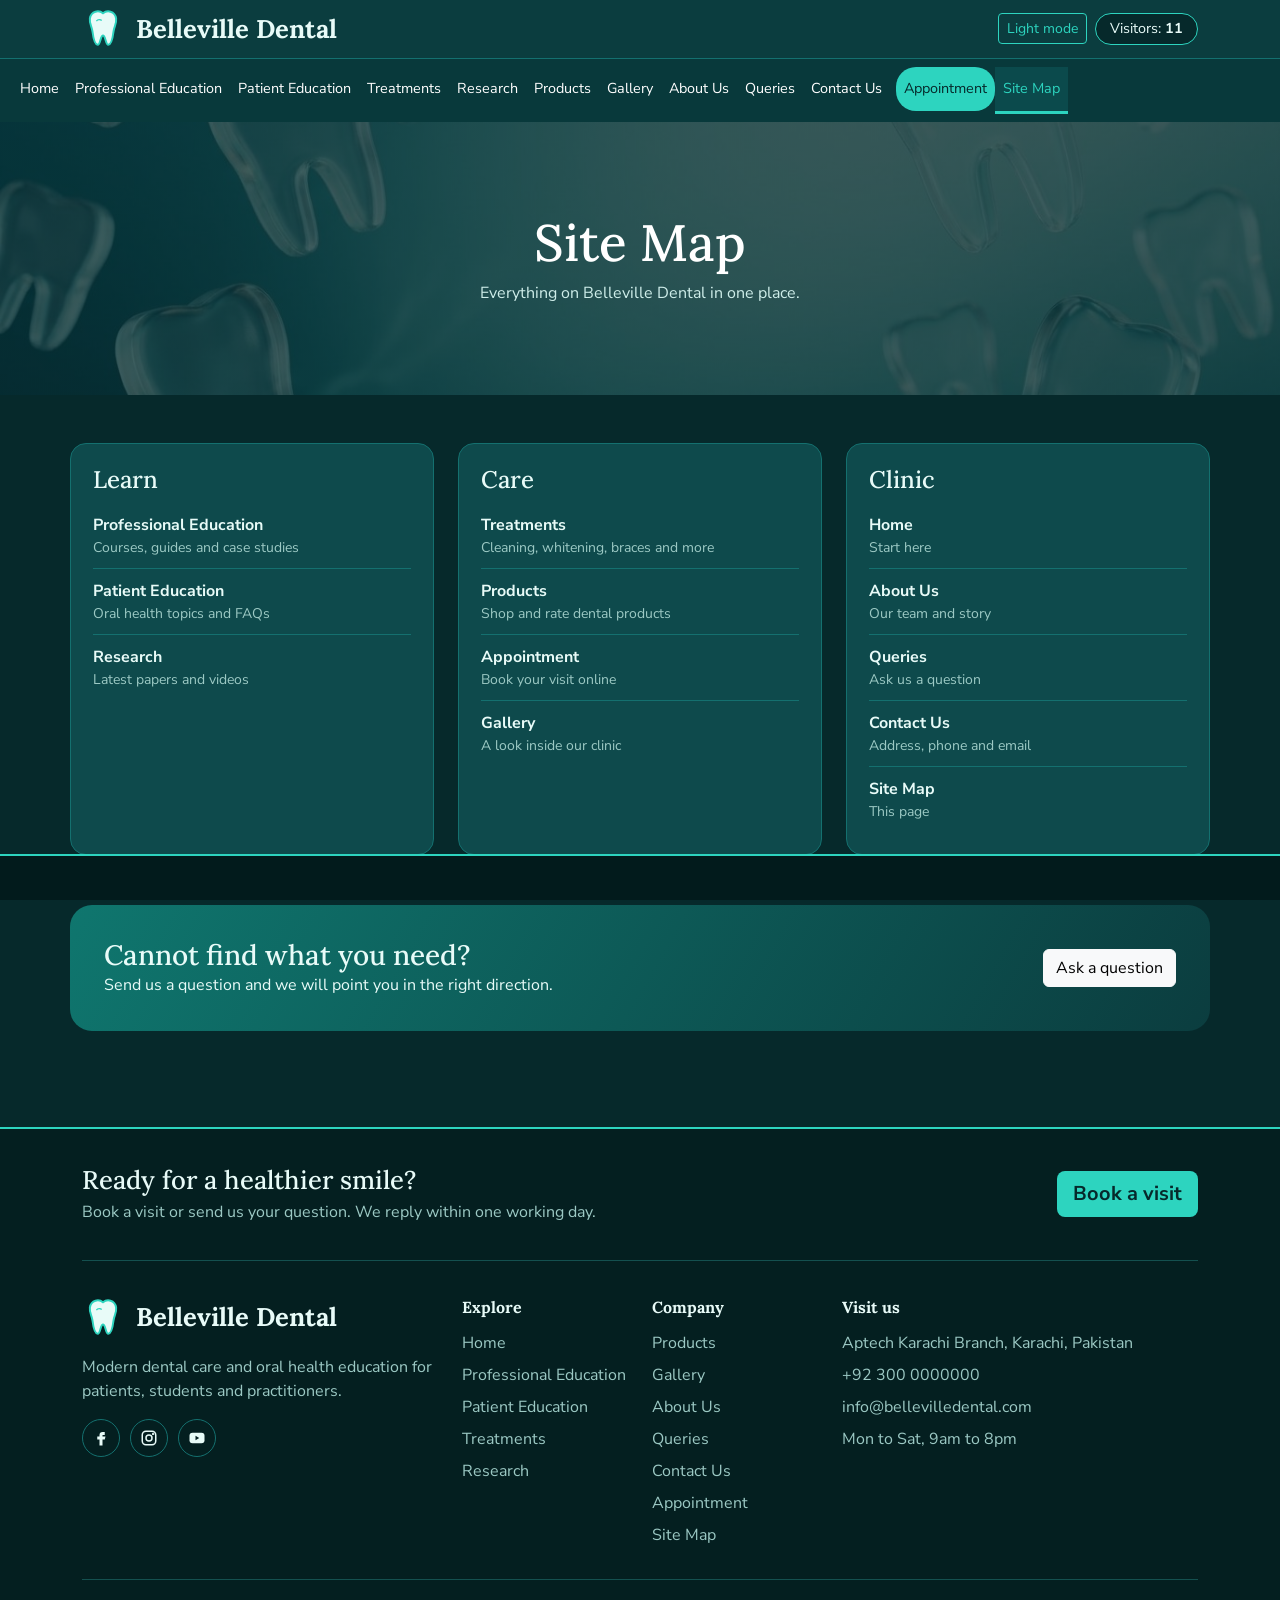
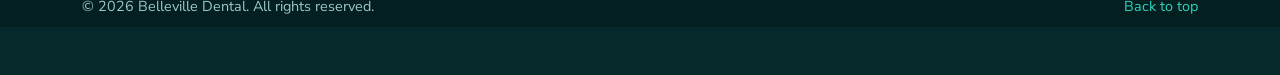
<file: sitemap.html>
<!DOCTYPE html><html lang="en" data-bs-theme="dark"><head><meta charset="utf-8"><script>var t=localStorage.getItem('theme');if(t){document.documentElement.dataset.theme=t;document.documentElement.dataset.bsTheme=t}</script><meta name="viewport" content="width=device-width,initial-scale=1"><title>Site Map | Belleville Dental</title>
<link href="https://fonts.googleapis.com/css2?family=Lora:wght@600;700&family=Nunito+Sans:wght@400;700&display=swap" rel="stylesheet">
<link href="https://cdn.jsdelivr.net/npm/bootstrap@5.3.3/dist/css/bootstrap.min.css" rel="stylesheet"><link href="css/style.css" rel="stylesheet"><link href="css/pages.css" rel="stylesheet"></head><body>
<main><section class="banner" style="background-image:linear-gradient(rgba(6,41,43,.75),rgba(6,41,43,.75)),url(images/sitemap-banner.jpg),url(images/hero-banner.jpg)"><h1>Site Map</h1><p>Everything on Belleville Dental in one place.</p></section><div class="container sec"><div class="row g-4"><div class="col-md-4"><div class="sm-g"><h4 class="mb-2">Learn</h4><a class="nl" href="professional-education.html">Professional Education<small>Courses, guides and case studies</small></a><a class="nl" href="patient-education.html">Patient Education<small>Oral health topics and FAQs</small></a><a class="nl" href="research.html">Research<small>Latest papers and videos</small></a></div></div><div class="col-md-4"><div class="sm-g"><h4 class="mb-2">Care</h4><a class="nl" href="treatments.html">Treatments<small>Cleaning, whitening, braces and more</small></a><a class="nl" href="products.html">Products<small>Shop and rate dental products</small></a><a class="nl" href="appointment.html">Appointment<small>Book your visit online</small></a><a class="nl" href="gallery.html">Gallery<small>A look inside our clinic</small></a></div></div><div class="col-md-4"><div class="sm-g"><h4 class="mb-2">Clinic</h4><a class="nl" href="index.html">Home<small>Start here</small></a><a class="nl" href="about.html">About Us<small>Our team and story</small></a><a class="nl" href="queries.html">Queries<small>Ask us a question</small></a><a class="nl" href="contact.html">Contact Us<small>Address, phone and email</small></a><a class="nl" href="sitemap.html">Site Map<small>This page</small></a></div></div></div><div class="cta-bar"><div><h3>Cannot find what you need?</h3><p class="mb-0">Send us a question and we will point you in the right direction.</p></div><a class="btn btn-light nl" href="queries.html">Ask a question</a></div></div></main>
<script src="https://code.jquery.com/jquery-3.7.1.min.js"></script><script src="https://cdn.jsdelivr.net/npm/bootstrap@5.3.3/dist/js/bootstrap.bundle.min.js"></script><script src="js/main.js"></script></body></html>
</file>
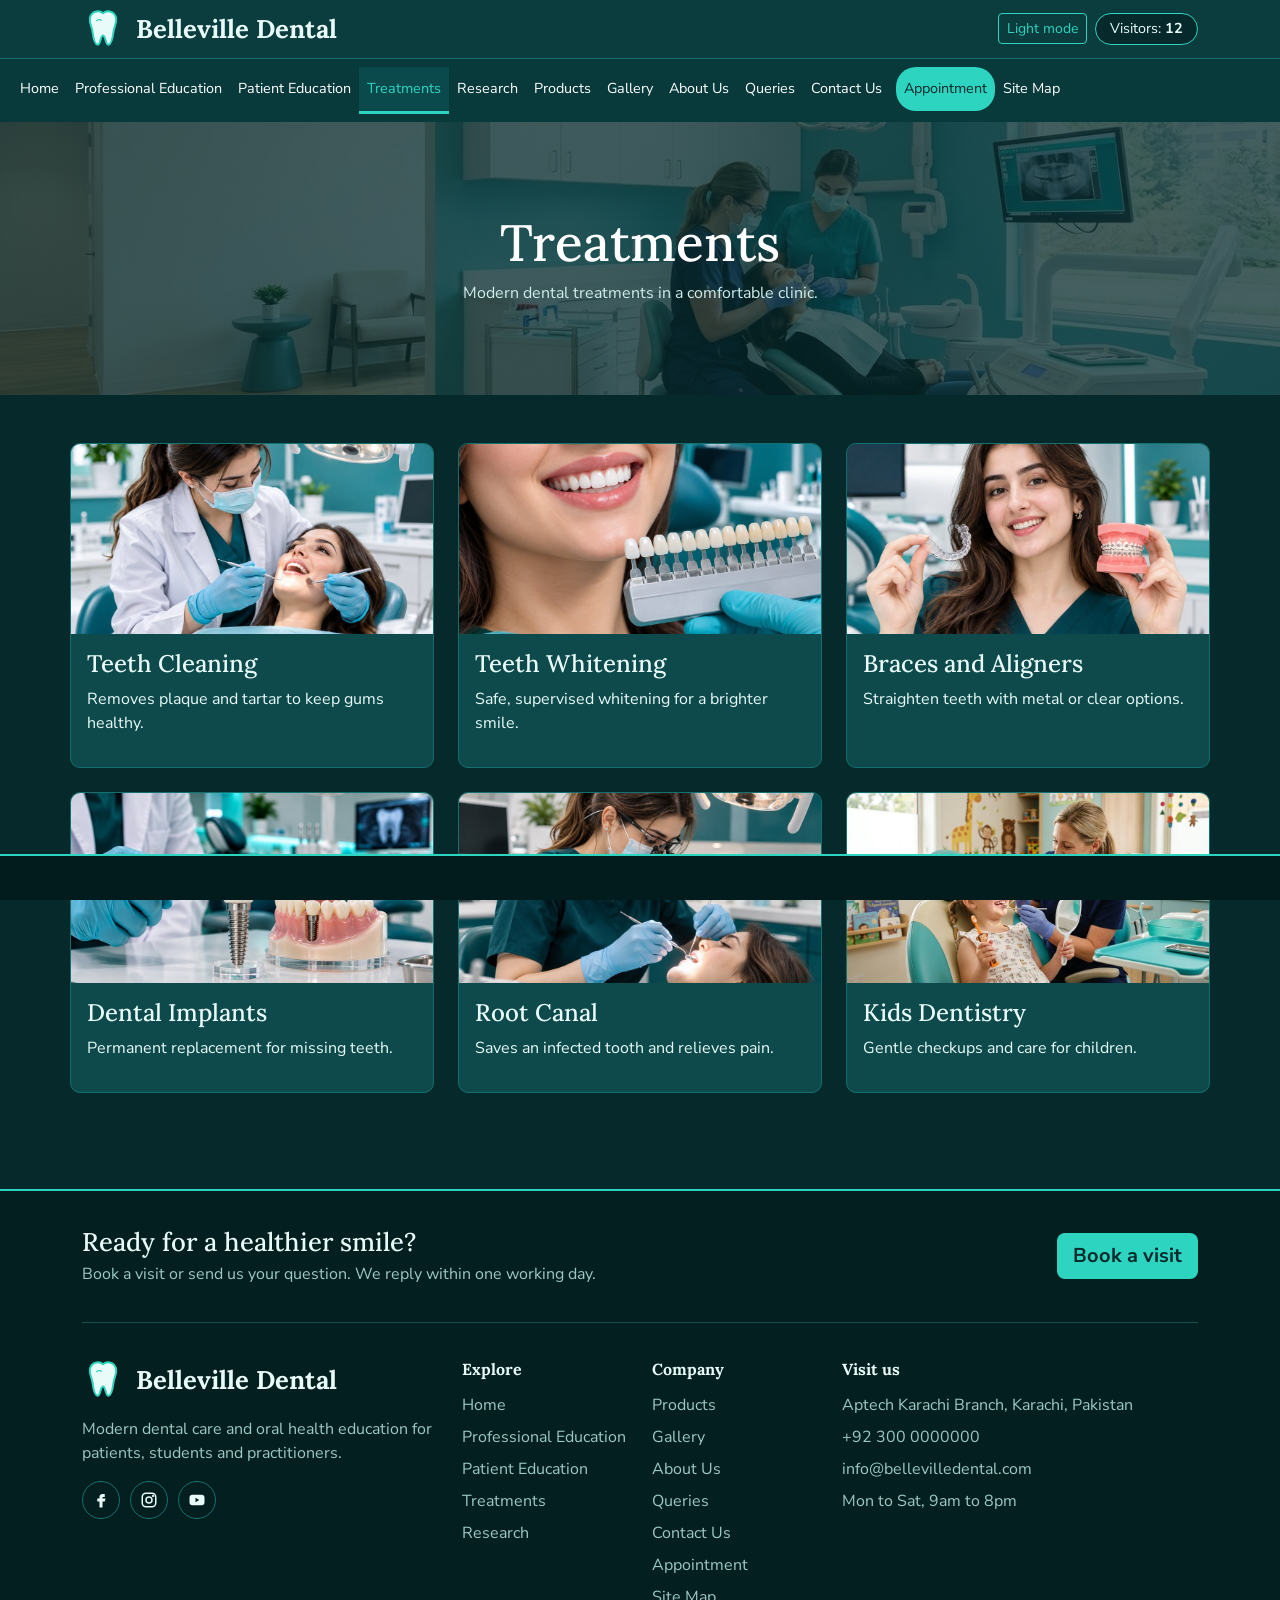
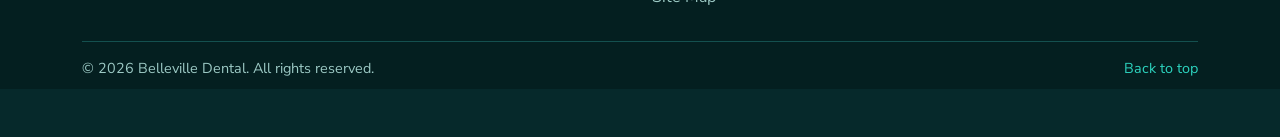
<file: treatments.html>
<!DOCTYPE html><html lang="en" data-bs-theme="dark"><head><meta charset="utf-8"><script>var t=localStorage.getItem('theme');if(t){document.documentElement.dataset.theme=t;document.documentElement.dataset.bsTheme=t}</script><meta name="viewport" content="width=device-width,initial-scale=1"><title>Treatments | Belleville Dental</title>
<link href="https://fonts.googleapis.com/css2?family=Lora:wght@600;700&family=Nunito+Sans:wght@400;700&display=swap" rel="stylesheet">
<link href="https://cdn.jsdelivr.net/npm/bootstrap@5.3.3/dist/css/bootstrap.min.css" rel="stylesheet"><link href="css/style.css" rel="stylesheet"></head><body>
<main><section class="banner" style="background-image:linear-gradient(rgba(6,41,43,.75),rgba(6,41,43,.75)),url(images/treatments-banner.jpg),url(images/hero-banner.jpg)"><h1>Treatments</h1><p>Modern dental treatments in a comfortable clinic.</p></section>
<div class="container sec"><div class="row g-4"><div class="col-md-6 col-lg-4"><div class="card-t"><img src="images/treatments/cleaning.jpg" alt="Teeth Cleaning"><div class="b"><h4>Teeth Cleaning</h4><p>Removes plaque and tartar to keep gums healthy.</p></div></div></div><div class="col-md-6 col-lg-4"><div class="card-t"><img src="images/treatments/whitening.jpg" alt="Teeth Whitening"><div class="b"><h4>Teeth Whitening</h4><p>Safe, supervised whitening for a brighter smile.</p></div></div></div><div class="col-md-6 col-lg-4"><div class="card-t"><img src="images/treatments/braces.jpg" alt="Braces and Aligners"><div class="b"><h4>Braces and Aligners</h4><p>Straighten teeth with metal or clear options.</p></div></div></div><div class="col-md-6 col-lg-4"><div class="card-t"><img src="images/treatments/implant.jpg" alt="Dental Implants"><div class="b"><h4>Dental Implants</h4><p>Permanent replacement for missing teeth.</p></div></div></div><div class="col-md-6 col-lg-4"><div class="card-t"><img src="images/treatments/rootcanal.jpg" alt="Root Canal"><div class="b"><h4>Root Canal</h4><p>Saves an infected tooth and relieves pain.</p></div></div></div><div class="col-md-6 col-lg-4"><div class="card-t"><img src="images/treatments/kids.jpg" alt="Kids Dentistry"><div class="b"><h4>Kids Dentistry</h4><p>Gentle checkups and care for children.</p></div></div></div></div></div></main>
<script src="https://code.jquery.com/jquery-3.7.1.min.js"></script><script src="https://cdn.jsdelivr.net/npm/bootstrap@5.3.3/dist/js/bootstrap.bundle.min.js"></script><script src="js/main.js"></script></body></html>
</file>
<file: css/style.css>
:root{--bg:#06292b;--bg2:#0b3d3f;--card:#0e4a4c;--acc:#2dd4bf;--acc2:#5eead4;--txt:#e8fbf8;--mut:#9cc9c4;--nav:#08393b;--navact:#0b4a4c;--nh:#2dd4bf;--nht:#06292b;--nac:#2dd4bf;--line:#14706f;--onacc:#06292b;--tk:#021b1c;--ft:#041f20;--soft:rgba(255,255,255,.07);--cd1:#0b4547;--cd2:#06292b;--hg1:#0d5c5a;--hg2:#06292b;--hg3:#0a4a4c;--ov:6,41,43;--wm:rgba(255,255,255,.06);--h1:#0f766e;--h2:#08393b;--h3:#06292b}
html[data-theme=light]{--bg:#f1fbfa;--bg2:#dff3f1;--card:#fff;--acc:#0f766e;--acc2:#0b5c56;--txt:#0b3d3f;--mut:#3f6f6c;--nav:#0f766e;--navact:#0b5c56;--nh:#fff;--nht:#0f766e;--nac:#fff;--line:#a7d8d3;--onacc:#fff;--tk:#0b3d3f;--ft:#0b3d3f;--soft:rgba(11,61,63,.06);--cd1:#fff;--cd2:#e3f6f4;--hg1:#d3f3ef;--hg2:#f1fbfa;--hg3:#c9efea;--ov:241,251,250;--wm:rgba(11,61,63,.06);--h1:#b9ece6;--h2:#e1f7f4;--h3:#f1fbfa}
html[data-theme=light] footer.ft,html[data-theme=light] .ticker{--txt:#e8fbf8;--mut:#9cc9c4;--acc:#2dd4bf;--acc2:#5eead4;--onacc:#06292b;--line:#14706f}
body{background:var(--bg);color:var(--txt);font-family:'Nunito Sans',system-ui,sans-serif;padding-bottom:48px}
h1,h2,h3,h4,.brand span{font-family:'Lora',Georgia,serif}
.top{background:var(--bg2);border-bottom:1px solid var(--line)}
.brand{display:flex;align-items:center;gap:12px;color:var(--txt);text-decoration:none;font-size:1.6rem;font-weight:700}
.brand:hover{color:var(--acc)}
.visits{background:var(--bg);border:1px solid var(--acc);border-radius:20px;padding:4px 14px;font-size:.9rem}
.navbar{background:var(--nav)}
.navbar .container{max-width:1400px}.navbar .nav-link{color:#fff;font-size:.9rem;padding:.7rem .7rem;border-bottom:3px solid transparent;transition:all .3s}
.navbar .nav-link:hover{color:var(--nht);background:var(--nh)}
.navbar .nav-link.active,.navbar .nav-link:active{color:var(--nac);border-bottom-color:var(--nac);background:var(--navact)}

.banner{background-size:cover;background-position:center;background-color:var(--bg2);padding:90px 16px;text-align:center}
.banner h1{font-size:clamp(2rem,5vw,3.2rem)}.banner h1{color:#fff}.banner p{color:#cfeeea;max-width:620px;margin:8px auto 0}
.sec{padding:48px 0}
.card-t{background:var(--card);border:1px solid var(--line);border-radius:10px;height:100%;overflow:hidden}
.card-t img{width:100%;height:190px;object-fit:cover;background:#0b3d3f;display:block}
.card-t .b{padding:16px}
.btn-t{background:var(--acc);color:var(--onacc);border:0;font-weight:700}.btn-t:hover{background:var(--acc2);color:var(--onacc)}
.stars span{cursor:pointer;font-size:1.4rem;color:#4b7f7c}.stars span.on{color:#fbbf24}
.ticker{position:fixed;bottom:0;left:0;right:0;background:var(--tk);color:#e8fbf8;border-top:2px solid var(--acc);overflow:hidden;white-space:nowrap;z-index:99;padding:10px 0}
.ticker span{display:inline-block;padding-left:100%;animation:tk 28s linear infinite}
@keyframes tk{to{transform:translateX(-100%)}}

.gal img{width:100%;height:210px;object-fit:cover;border-radius:8px;cursor:pointer;background:#0b3d3f}
#lb{position:fixed;inset:0;background:rgba(0,0,0,.88);display:none;align-items:center;justify-content:center;z-index:200}
#lb img{max-width:90%;max-height:88%;border-radius:8px}
@media(prefers-reduced-motion:reduce){main,.ticker span{animation:none}}

footer.ft{background:var(--ft);border-top:2px solid var(--acc);margin-top:48px;padding:0 0 10px;color:var(--mut)}
.ft-cta{display:flex;justify-content:space-between;align-items:center;gap:20px;flex-wrap:wrap;padding:36px 0;border-bottom:1px solid #14504f}
.ft-cta h3{color:var(--txt);margin:0 0 4px;font-size:1.6rem}.ft-cta p{margin:0}
.ft-main{padding:36px 0 24px}.ft h6{color:var(--txt);font:700 1rem 'Lora',serif;margin-bottom:14px}
.ft ul{list-style:none;padding:0;margin:0}.ft li{margin-bottom:8px}
.ft li a{color:var(--mut);text-decoration:none;transition:color .3s,padding .3s}.ft li a:hover{color:var(--acc);padding-left:4px}
.ft .soc{display:flex;gap:10px;margin-top:16px}.soc a{width:38px;height:38px;border:1px solid #14706f;border-radius:50%;display:flex;align-items:center;justify-content:center;color:var(--txt);fill:currentColor;transition:.3s}.soc a:hover{background:var(--acc);color:#06292b;border-color:var(--acc)}.soc svg{width:18px;height:18px}
.ft-bot{display:flex;justify-content:space-between;flex-wrap:wrap;gap:8px;border-top:1px solid #14504f;padding-top:16px;font-size:.9rem}.ft-bot a{color:var(--acc);text-decoration:none}

.navbar .cta{background:var(--nh);color:var(--nht)!important;border-radius:20px;border-bottom:0;margin-left:6px}
.text-info{color:var(--acc)!important}.text-secondary{color:var(--mut)!important}
.btn-outline-info{--bs-btn-color:var(--acc);--bs-btn-border-color:var(--acc);--bs-btn-hover-bg:var(--acc);--bs-btn-hover-color:var(--onacc);--bs-btn-hover-border-color:var(--acc);--bs-btn-active-bg:var(--acc);--bs-btn-active-color:var(--onacc)}
#tg{white-space:nowrap}.slot-off{color:#999}
</file>
<file: css/home.css>
body.home{background:linear-gradient(160deg,var(--hg1),var(--hg2) 60%,var(--hg3));background-attachment:fixed}
.board{position:relative;overflow:hidden;perspective:1600px;min-height:520px}
.cam{position:absolute;left:0;top:0;width:0;height:0;transform-origin:0 0;transform-style:preserve-3d;transition:transform 1s cubic-bezier(.65,0,.25,1)}
.cd{position:absolute;border-radius:26px;border:1px solid var(--line);background:linear-gradient(160deg,var(--cd1),var(--cd2));overflow:hidden;display:flex;flex-direction:column;justify-content:center;padding:2.5vh 4vw;box-shadow:0 20px 60px rgba(0,0,0,.4)}
.cd h2{font-size:clamp(1.3rem,2.6vw,2.4rem)}.cd p{margin-bottom:.6rem}
.hero{display:grid;grid-template-columns:1.2fr 1fr 1fr;align-items:center;gap:10px;background:radial-gradient(circle at 48% 50%,var(--h1),var(--h2) 55%,var(--h3))}
.hero h1{font-size:clamp(1.8rem,4vw,3.6rem);line-height:1.08}.hero small{color:var(--mut);display:block;margin-top:12px;max-width:340px}
.w{display:inline-block;opacity:0;filter:blur(8px);transform:translateY(14px);transition:all .8s calc(var(--i)*.09s + .3s)}.on .w{opacity:1;filter:none;transform:none}
.wm{position:absolute;left:3%;bottom:-2%;font:700 clamp(2rem,7vw,6rem)/1 'Lora',serif;color:var(--wm);white-space:nowrap;pointer-events:none}
#tooth{width:min(340px,26vw);max-height:60vh;margin:auto;animation:sw 7s ease-in-out infinite}#tooth svg{width:100%;height:auto;max-height:60vh;filter:drop-shadow(0 30px 40px rgba(45,212,191,.35))}
@keyframes sw{50%{transform:rotateY(22deg) translateY(-12px)}}
.sh{transform-box:fill-box;transform-origin:center;transform:translate(var(--dx),var(--dy)) rotate(var(--r));opacity:0;filter:blur(8px);transition:transform 1.5s cubic-bezier(.2,.8,.2,1),opacity 1s,filter 1.3s}.on .sh{transform:none;opacity:1;filter:none}
.about{background:linear-gradient(rgba(var(--ov),.8),rgba(var(--ov),.92)),url(../images/hero-banner.jpg) center/cover}
.sg{display:grid;grid-template-columns:repeat(4,1fr);gap:12px;margin-top:3vh;text-align:left}.sg div{background:var(--soft);border-radius:12px;padding:12px}.sg b{font:700 2rem 'Lora',serif;color:var(--acc);display:block}
.sec2{text-align:center}
.tiles{display:grid;grid-template-columns:repeat(5,1fr);gap:12px;margin:2vh 0}
.tl{height:clamp(150px,34vh,320px);border-radius:16px;position:relative;overflow:hidden;display:block;transition:transform .4s}.tl:nth-child(3){transform:translateY(-12px)}.tl:hover{transform:translateY(-18px)}
.tl img{width:100%;height:100%;object-fit:cover;background:#0b3d3f}.tl span{position:absolute;inset:auto 0 0;padding:30px 10px 10px;background:linear-gradient(transparent,rgba(2,27,28,.92));color:#fff;font-weight:700}
.car{display:flex;gap:16px;overflow-x:auto;scroll-snap-type:x mandatory;padding:10px 0;scrollbar-width:none}.car>div{flex:0 0 min(260px,78%);scroll-snap-align:start}
.av{width:90px;height:90px;border-radius:50%;background:linear-gradient(135deg,#14b8a6,#0f766e);display:flex;align-items:center;justify-content:center;font:700 1.8rem 'Lora',serif;margin:0 auto 12px}
.calc{display:grid;grid-template-columns:1fr 1.1fr .7fr;gap:12px;text-align:left;font-size:.85rem}.calc>div{background:var(--soft);border-radius:14px;padding:12px}.calc h5{font-size:.95rem}
.opt{display:block;padding:4px 10px;margin-bottom:5px;border:1px solid var(--line);border-radius:8px;cursor:pointer;transition:.3s}.opt:hover,.opt:has(input:checked){background:var(--acc);color:var(--onacc)}.opt input{margin-right:8px}
.bar{height:10px;border-radius:6px;background:var(--bg2)}.bar i{display:block;height:100%;border-radius:6px;background:var(--acc);transition:width .6s}
.ba{position:relative;aspect-ratio:16/10;max-height:42vh;width:100%;border-radius:14px;overflow:hidden;user-select:none}.ba img{position:absolute;inset:0;width:100%;height:100%;object-fit:cover}
#bef{filter:sepia(.7) saturate(.8) brightness(.85);clip-path:inset(0 50% 0 0)}.ba input{position:absolute;inset:0;width:100%;height:100%;opacity:0;cursor:ew-resize}.ba .ln{position:absolute;top:0;bottom:0;left:50%;width:3px;background:#fff;pointer-events:none}
.dots{position:absolute;right:10px;top:50%;transform:translateY(-50%);display:flex;flex-direction:column;gap:10px;z-index:5}.dots i{width:10px;height:10px;border-radius:50%;background:rgba(128,128,128,.45);cursor:pointer;transition:.3s}.dots i.a{background:var(--acc);transform:scale(1.4)}
.board.flat{overflow:visible;height:auto!important}.flat .cam{position:static;width:auto;height:auto;transform:none!important}.flat .cd{position:relative;width:auto!important;height:auto!important;left:0!important;top:0!important;margin:16px 10px;padding:30px 20px}.flat .dots{display:none}
@media(max-width:900px){.hero{grid-template-columns:1fr;text-align:center}.hero small{margin-inline:auto}#tooth{width:60vw}.tiles{grid-template-columns:repeat(2,1fr)}.tl:nth-child(3){transform:none}.sg{grid-template-columns:repeat(2,1fr)}.calc{grid-template-columns:1fr}}
@media(prefers-reduced-motion:reduce){#tooth,.cam,.sh,.w{animation:none;transition:none}}

/* calmer motion */
#tooth{animation:none}.w{opacity:1;filter:none;transform:none;transition:none}.sh{transition:transform 1s ease-out,opacity .8s,filter .8s}.tl:hover{transform:translateY(-8px)}.tl:nth-child(3){transform:none}
</file>
<file: css/pages.css>
.ab-hero{display:grid;grid-template-columns:1.1fr 1fr;align-items:center;gap:20px;padding:6vh 6vw;background:linear-gradient(120deg,var(--h1),var(--h2));overflow:hidden}
.ab-hero h1{font-size:clamp(2rem,4.4vw,3.4rem);line-height:1.1}.ab-hero p{color:var(--mut);max-width:520px;margin:16px 0 24px}
.ab-hero img{width:100%;max-height:420px;object-fit:cover;border-radius:24px;box-shadow:0 20px 50px rgba(0,0,0,.3)}
.trust{display:flex;align-items:center;gap:12px;margin-top:22px;color:var(--mut);font-size:.9rem}.trust b{color:#fbbf24;letter-spacing:2px}
.av-row{display:flex}.av-row i{width:34px;height:34px;border-radius:50%;background:var(--acc);color:var(--onacc);font:700 .75rem 'Nunito Sans';display:flex;align-items:center;justify-content:center;border:2px solid var(--bg);margin-left:-8px}.av-row i:first-child{margin-left:0}
.ab-about{display:grid;grid-template-columns:1fr 1.2fr;gap:40px;align-items:center;padding:60px 0}
.phw{position:relative}.phw img{width:100%;border-radius:24px;aspect-ratio:4/4.4;object-fit:cover}
.badge-y{position:absolute;top:-14px;right:-14px;width:110px;height:110px;border-radius:50%;background:var(--acc);color:var(--onacc);display:flex;flex-direction:column;align-items:center;justify-content:center;font:700 1.9rem 'Lora',serif;border:6px solid var(--bg);line-height:1}.badge-y small{font:600 .7rem 'Nunito Sans'}
.ic3{display:grid;grid-template-columns:repeat(3,1fr);gap:12px;margin-top:22px}.ic3 div{background:var(--card);border:1px solid var(--line);border-radius:14px;padding:16px;text-align:center;font-weight:700}
.ic3 svg{width:34px;height:34px;display:block;margin:0 auto 8px;stroke:var(--acc);fill:none;stroke-width:2}
.steps{display:grid;grid-template-columns:repeat(3,1fr);gap:18px}.steps div{background:var(--card);border:1px solid var(--line);border-radius:16px;padding:24px}.steps h5{margin-bottom:8px}
.testi{background:#0b3d3f;color:#e8fbf8;border-radius:28px;padding:50px 5vw;margin:50px 0}.testi p{color:#b9dcd8}
.tc{background:rgba(255,255,255,.08);border:1px solid rgba(94,234,212,.3);border-radius:14px;padding:18px;height:100%}.tc b{color:#fbbf24}
.chips button{margin:0 6px 8px 0}.pe-card{background:var(--card);border:1px solid var(--line);border-radius:16px;overflow:hidden;height:100%;transition:transform .3s}.pe-card:hover{transform:translateY(-4px)}
.pe-card img{width:100%;height:170px;object-fit:cover;background:var(--bg2)}.pe-card .b{padding:16px}.tag{font-size:.75rem;background:var(--soft);border-radius:20px;padding:2px 10px;color:var(--acc)}
.rt{display:grid;grid-template-columns:repeat(4,1fr);gap:14px}.rt div{background:var(--card);border:1px solid var(--line);border-radius:16px;padding:18px;text-align:center}.rt b{font:700 1.8rem 'Lora',serif;color:var(--acc);display:block}
.warn li{margin-bottom:8px}
@media(max-width:900px){.ab-hero,.ab-about{grid-template-columns:1fr}.ic3,.steps,.rt{grid-template-columns:1fr}.rt{grid-template-columns:repeat(2,1fr)}}
.svc{background:var(--card);border:1px solid var(--line);border-radius:16px;overflow:hidden;height:100%;display:flex;flex-direction:column;transition:transform .3s}.svc:hover{transform:translateY(-4px)}
.svc img{width:100%;height:190px;object-fit:cover;background:var(--bg2)}.svc .b{padding:18px;display:flex;flex-direction:column;flex:1}.svc ul{padding-left:18px;color:var(--mut);font-size:.92rem}
.ft2{margin-top:auto;display:flex;justify-content:space-between;align-items:end;border-top:1px solid var(--line);padding-top:12px}.ft2 small{display:block;color:var(--mut)}
.st4{display:grid;grid-template-columns:repeat(4,1fr);gap:16px;text-align:center}.st4 div{padding:20px}.st4 .n{width:54px;height:54px;border-radius:50%;background:var(--acc);color:var(--onacc);font:700 1.3rem 'Lora',serif;display:flex;align-items:center;justify-content:center;margin:0 auto 12px}
.cta-bar{background:linear-gradient(120deg,#0f766e,#0b3d3f);color:#e8fbf8;border-radius:22px;padding:34px;display:flex;justify-content:space-between;align-items:center;gap:16px;flex-wrap:wrap;margin-top:50px}.cta-bar h3{margin:0}
.sm-g{background:var(--card);border:1px solid var(--line);border-radius:16px;padding:22px;height:100%}.sm-g a{display:block;padding:10px 0;border-bottom:1px solid var(--line);text-decoration:none;color:var(--txt);font-weight:700}.sm-g a:last-child{border:0}.sm-g a small{display:block;color:var(--mut);font-weight:400}.sm-g a:hover{color:var(--acc)}
.q-it{border-bottom:1px solid var(--line);padding:10px 0}
@media(max-width:900px){.st4{grid-template-columns:1fr 1fr}}

.thumb{height:170px;position:relative;background:linear-gradient(135deg,#14b8a6,#0b3d3f)}.thumb.Video::after{content:"";position:absolute;left:50%;top:50%;width:60px;height:60px;margin:-30px;border-radius:50%;background:rgba(255,255,255,.9) url("data:image/svg+xml;utf8,<svg xmlns='http://www.w3.org/2000/svg' viewBox='0 0 24 24'><path d='M9 6l9 6-9 6z' fill='%230f766e'/></svg>") center/32px no-repeat}
.thumb.Document::after{content:"";position:absolute;left:50%;top:50%;width:54px;height:68px;margin:-34px -27px;border-radius:6px;background:#fff repeating-linear-gradient(#cfe 0 3px,#fff 3px 12px);opacity:.92}
.feat{display:grid;grid-template-columns:1.1fr 1fr;background:var(--card);border:1px solid var(--line);border-radius:22px;overflow:hidden;margin-bottom:40px}.feat img{width:100%;height:100%;min-height:260px;object-fit:cover}.feat .b{padding:32px}
@media(max-width:900px){.feat{grid-template-columns:1fr}}
</file>
